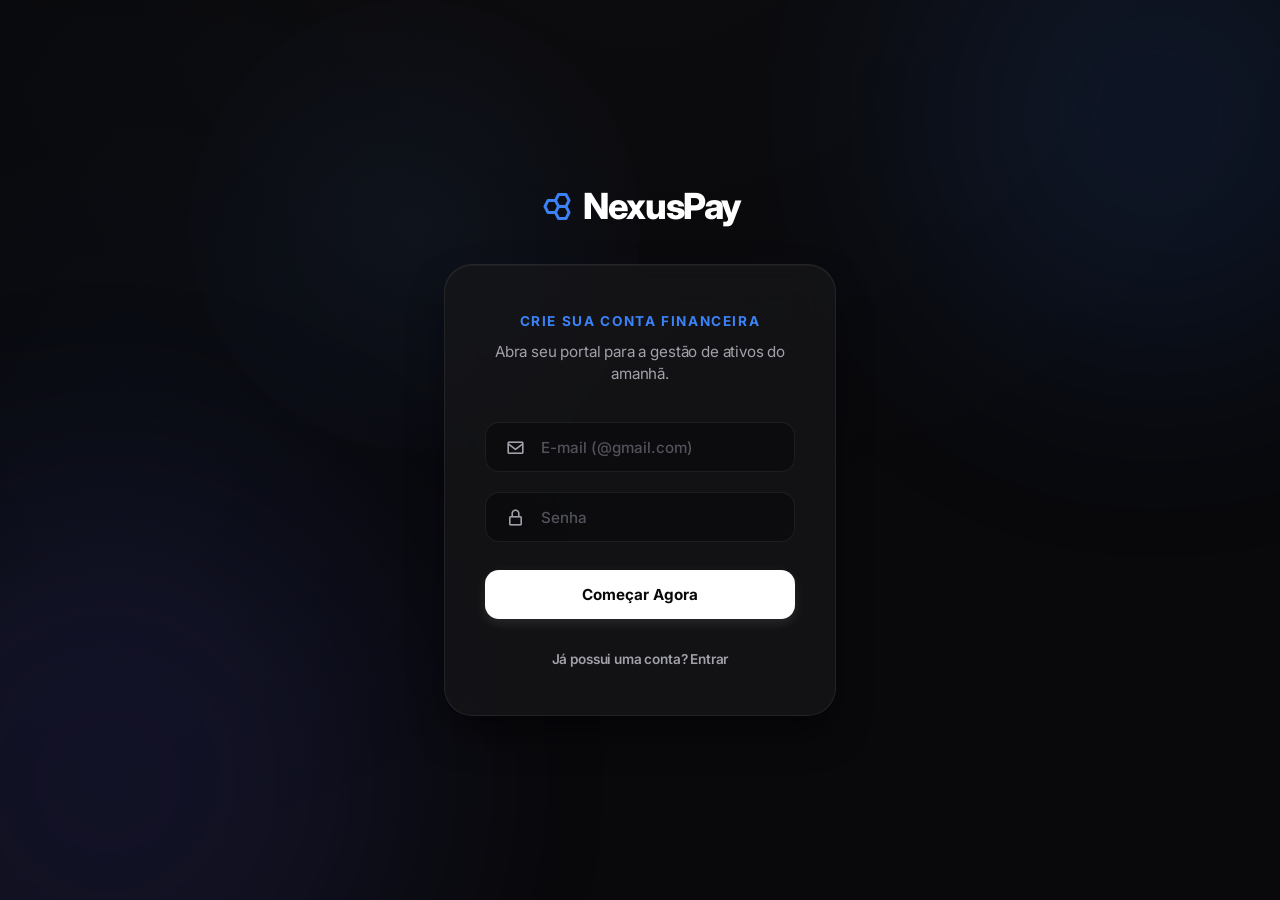
<file: index.html>
<!DOCTYPE html>
<html lang="pt-BR">

<head>
    <meta charset="UTF-8">
    <meta name="viewport" content="width=device-width, initial-scale=1.0">
    <title>NexusPay - Criar Conta</title>
    
    <!-- CSS -->
    <link rel="stylesheet" href="style.css">
    
    <!-- Fonts -->
    <link rel="preconnect" href="https://fonts.googleapis.com">
    <link rel="preconnect" href="https://fonts.gstatic.com" crossorigin>
    <link href="https://fonts.googleapis.com/css2?family=Inter:wght@300;400;500;600;700;800&display=swap" rel="stylesheet">
    
    <!-- Icons -->
    <link href="https://cdn.jsdelivr.net/npm/boxicons@2.1.4/css/boxicons.min.css" rel="stylesheet">
</head>

<body>

    <!-- Ambient background animations -->
    <div class="interactive-glow" id="mouse-glow"></div>
    <div class="glow-sphere c1"></div>
    <div class="glow-sphere c2"></div>

    <div class="login-page-container">

        <!-- Logo with iconic hive -->
        <header class="nebula-logo-container">
            <h1 class="logo-text"><i class='bx bx-hive'></i> NexusPay</h1>
        </header>

        <!-- Main Panel -->
        <main class="login-panel">
            <div class="login-header">
                <h2>CRIE SUA CONTA FINANCEIRA</h2>
                <p>Abra seu portal para a gestão de ativos do amanhã.</p>
            </div>

            <!-- Formulário sem submit default para controle por JS -->
            <form class="login-form" onsubmit="event.preventDefault(); criar();">
                <!-- Email -->
                <div class="input-group">
                    <label for="email" aria-label="E-mail"><i class='bx bx-envelope'></i></label>
                    <input type="email" id="email" name="email" placeholder="E-mail (@gmail.com)" required autocomplete="email">
                </div>

                <!-- Senha -->
                <div class="input-group">
                    <label for="senha" aria-label="Senha"><i class='bx bx-lock-alt'></i></label>
                    <input type="password" id="senha" name="password" placeholder="Senha" required autocomplete="new-password">
                </div>

                <!-- Botão de Cadastro -->
                <button type="submit" class="btn-primary btn-login">
                    Começar Agora
                </button>

                <!-- Link de redirecionamento -->
                <a class="nav-redirect-link" href="./html/login.html">Já possui uma conta? Entrar</a>
            </form>
        </main>

    </div>

    <!-- Scripts -->
    <script src="./js/Cadastro.js"></script>
    <script>
        // Interactive Mouse Glow Tracker
        const glow = document.getElementById('mouse-glow');
        if (glow) {
            document.addEventListener('mousemove', (e) => {
                glow.style.left = e.clientX + 'px';
                glow.style.top = e.clientY + 'px';
            });
        }
    </script>
</body>

</html>
</file>
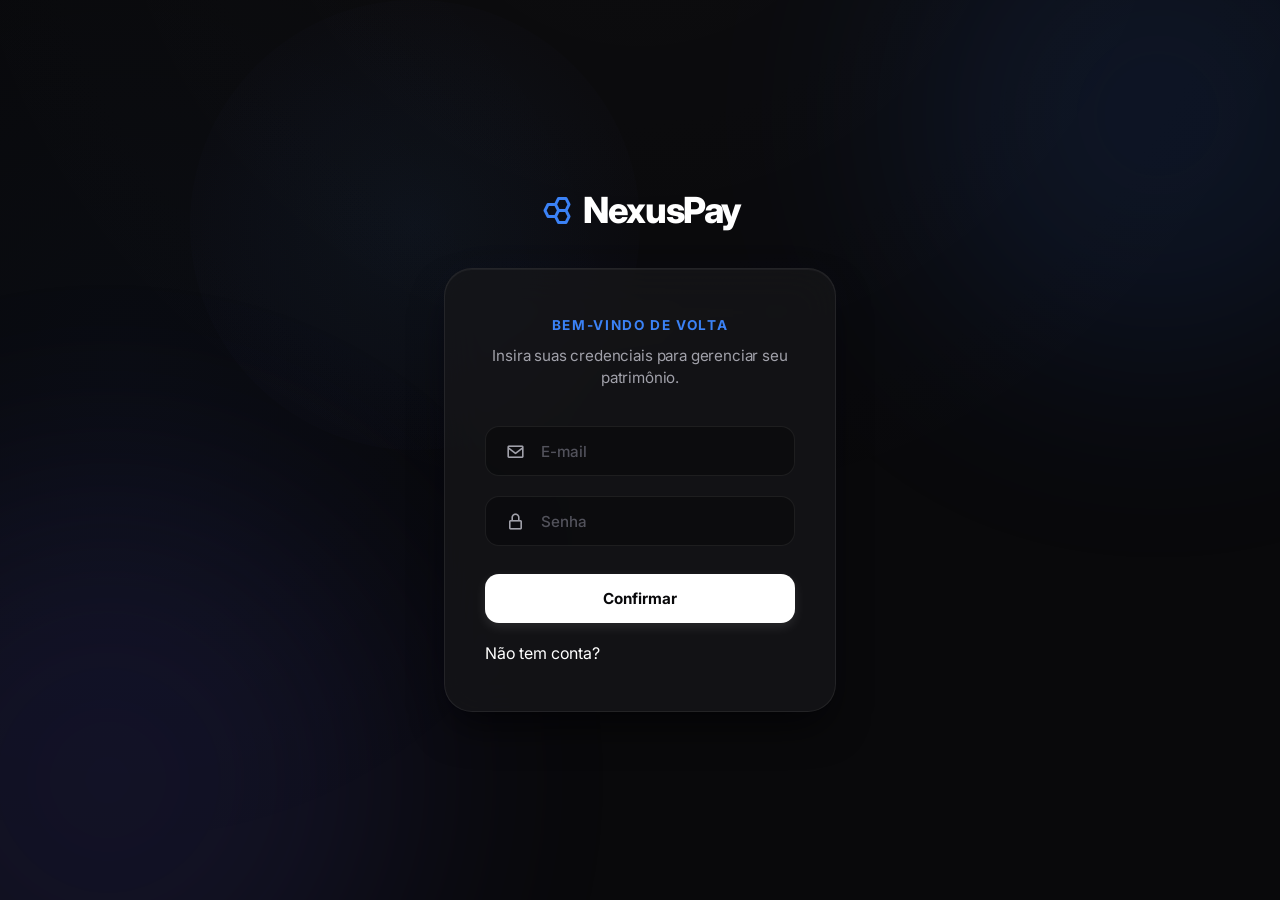
<file: html/login.html>
<!DOCTYPE html>
<html lang="pt-BR">

<head>
    <meta charset="UTF-8">
    <meta name="viewport" content="width=device-width, initial-scale=1.0">
    <title>NexusPay - Login</title>

    <!-- CSS -->
    <link rel="stylesheet" href="../style.css">

    <!-- Fonts -->
    <link rel="preconnect" href="https://fonts.googleapis.com">
    <link rel="preconnect" href="https://fonts.gstatic.com" crossorigin>
    <link href="https://fonts.googleapis.com/css2?family=Inter:wght@300;400;500;600;700;800&display=swap" rel="stylesheet">
    
    <!-- Icons -->
    <link href="https://cdn.jsdelivr.net/npm/boxicons@2.1.4/css/boxicons.min.css" rel="stylesheet">
</head>

<body>

    <!-- Ambient background animations -->
    <div class="interactive-glow" id="mouse-glow"></div>
    <div class="glow-sphere c1"></div>
    <div class="glow-sphere c2"></div>

    <div class="login-page-container">

        <!-- Logo with iconic hive -->
        <header class="nebula-logo-container">
            <h1 class="logo-text"><i class='bx bx-hive'></i> NexusPay</h1>
        </header>

        <!-- Main Panel -->
        <main class="login-panel">
            <div class="login-header">
                <h2>BEM-VINDO DE VOLTA</h2>
                <p>Insira suas credenciais para gerenciar seu patrimônio.</p>
            </div>

            <!-- Formulário sem reload -->
            <form class="login-form" onsubmit="event.preventDefault(); confirmLogin();">
                <!-- Email -->
                <div class="input-group">
                    <label for="email" aria-label="E-mail"><i class='bx bx-envelope'></i></label>
                    <input type="email" id="email" placeholder="E-mail" required autocomplete="email">
                </div>

                <!-- Senha -->
                <div class="input-group">
                    <label for="senha" aria-label="Senha"><i class='bx bx-lock-alt'></i></label>
                    <input type="password" id="senha" placeholder="Senha" required autocomplete="current-password">
                </div>

                <!-- Botão -->
                <button style="display: flex;" id="btnConfirm" type="submit" class="btn-primary btn-login"
                    onclick="confirmLogin()">
                    Confirmar
                </button>

                <button style="display: none;" type="submit" id="btnEnter" class="btn-primary btn-login">
                    <a style="text-decoration: none; color: rgb(0, 0, 0);" href="./home.html">Entrar</a>
                </button>


                <a style="color: rgb(255, 255, 255); text-decoration: none; " href="../index.html">Não tem conta?</a>

            </div>



        </main>

    </div>

    <!-- Scripts -->
    <script src="../js/Login.js"></script>
    <script>
        // Interactive Mouse Glow Tracker
        const glow = document.getElementById('mouse-glow');
        if (glow) {
            document.addEventListener('mousemove', (e) => {
                glow.style.left = e.clientX + 'px';
                glow.style.top = e.clientY + 'px';
            });
        }
    </script>
</body>

</html>
</file>
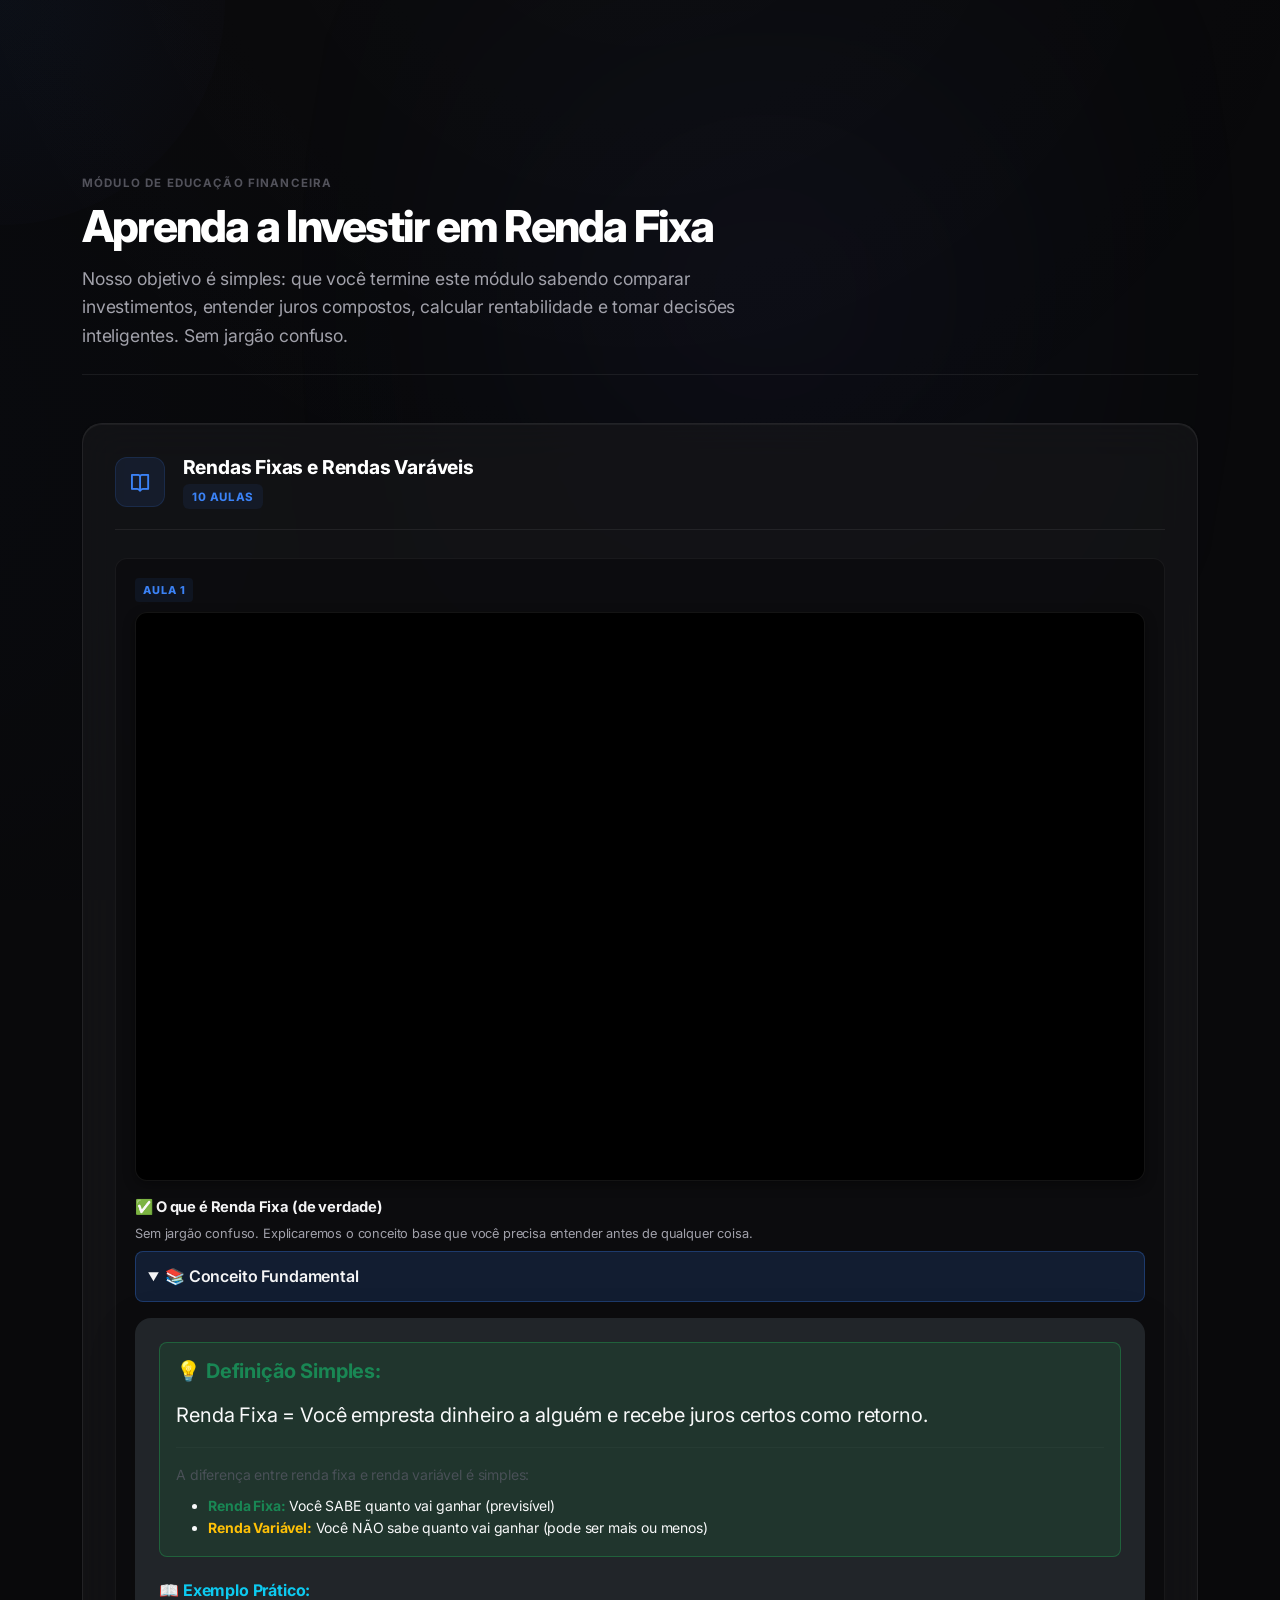
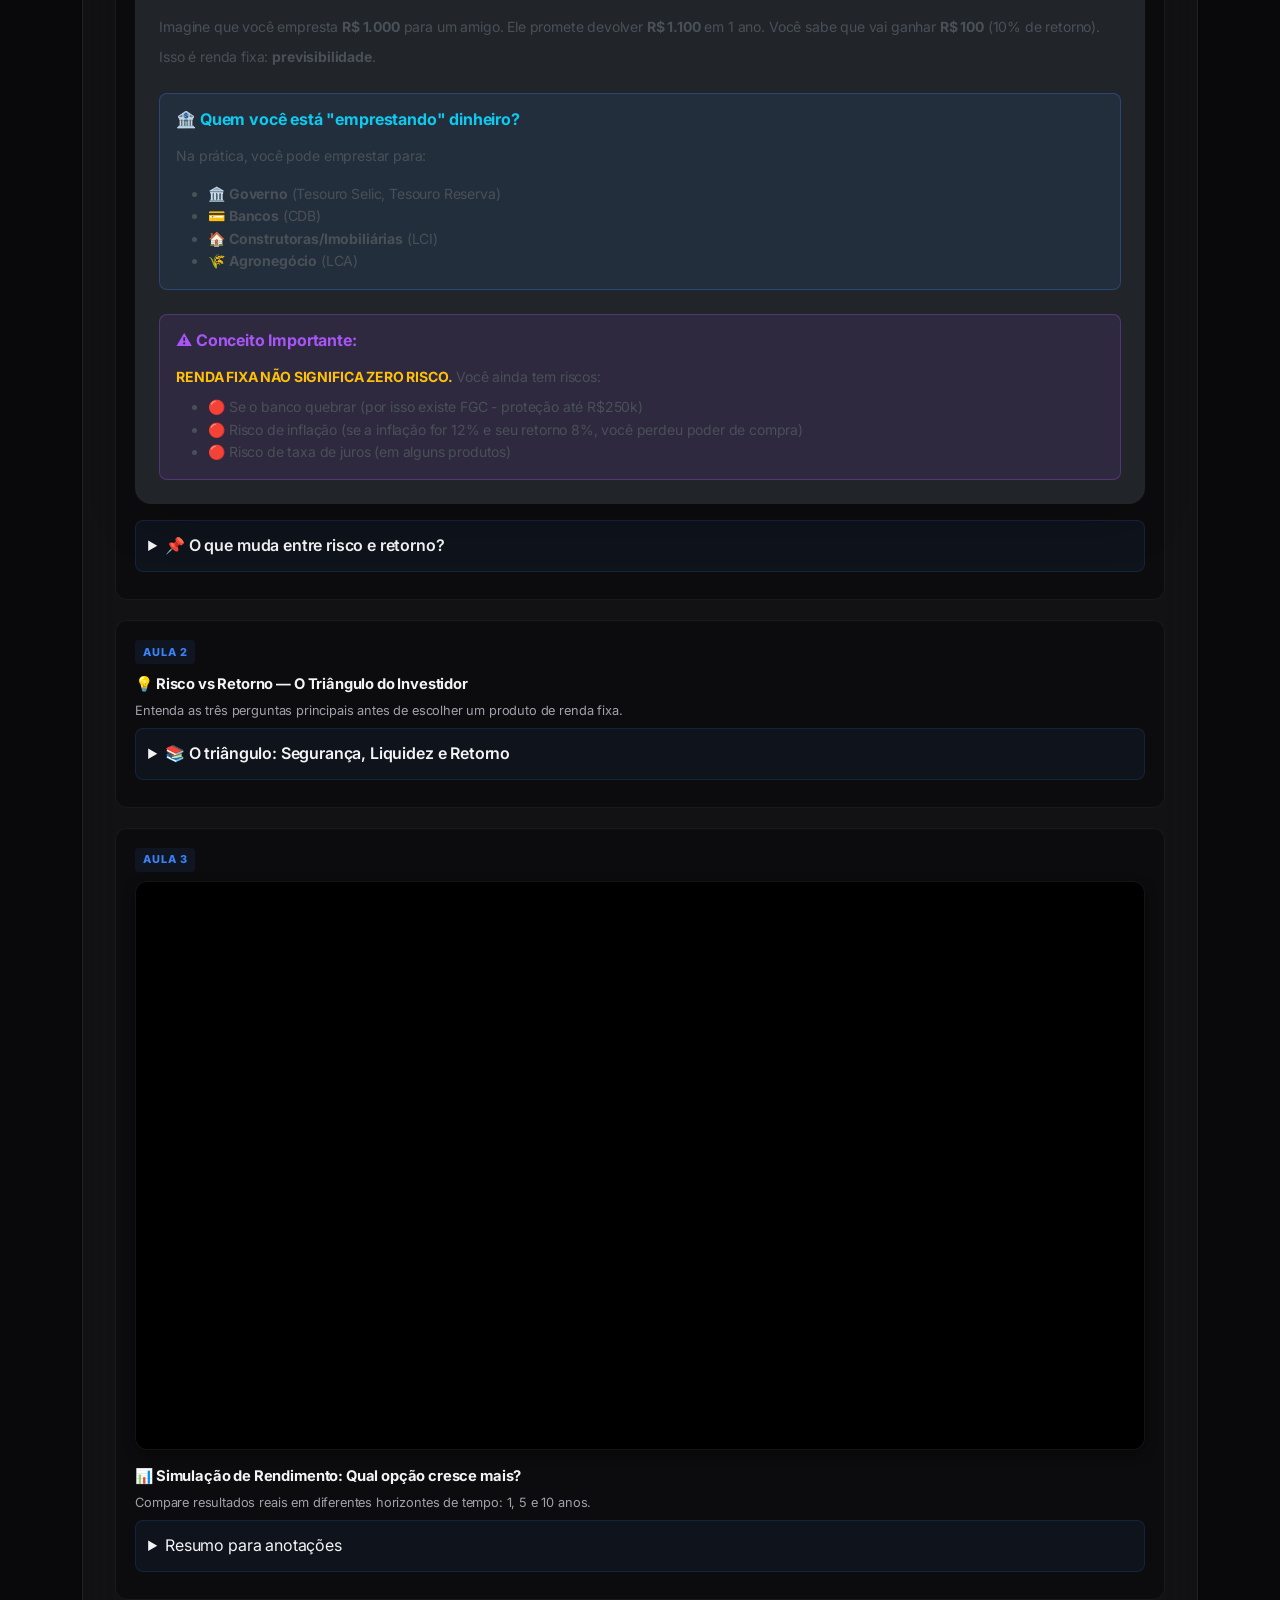
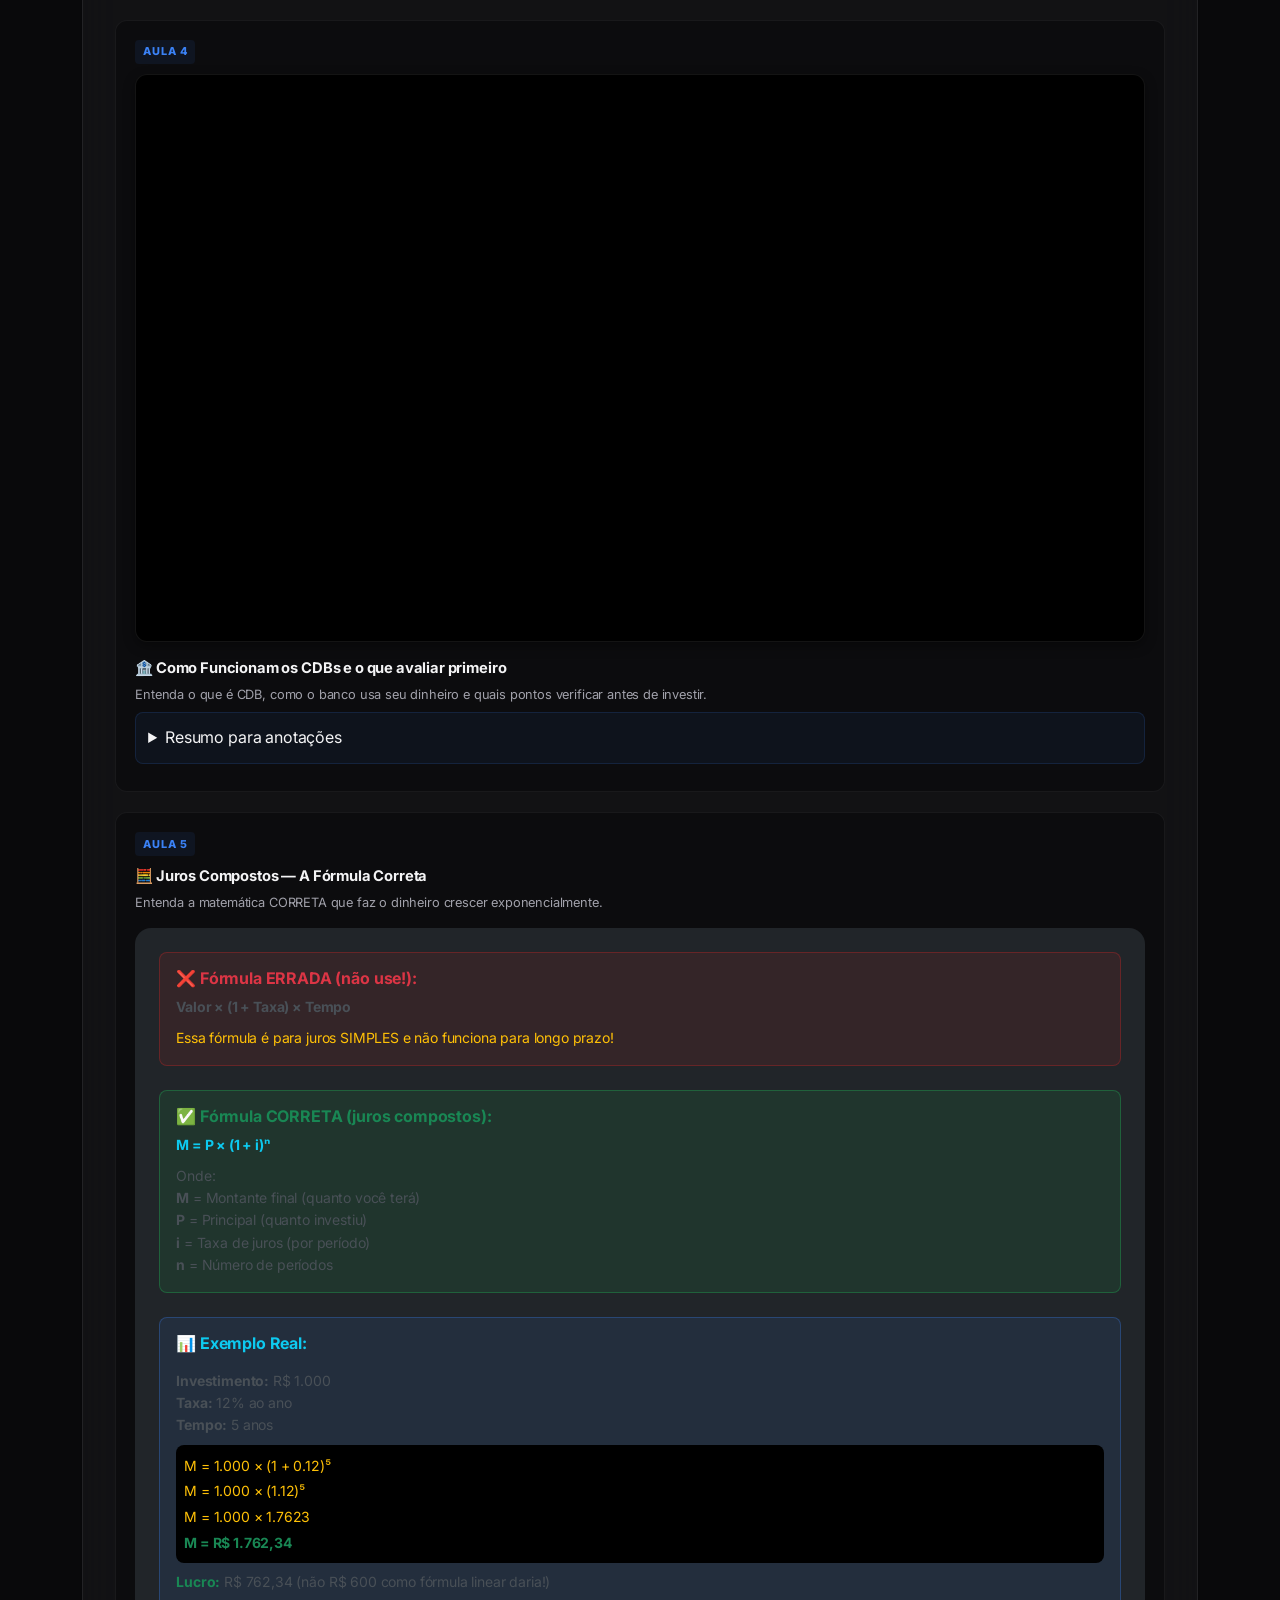
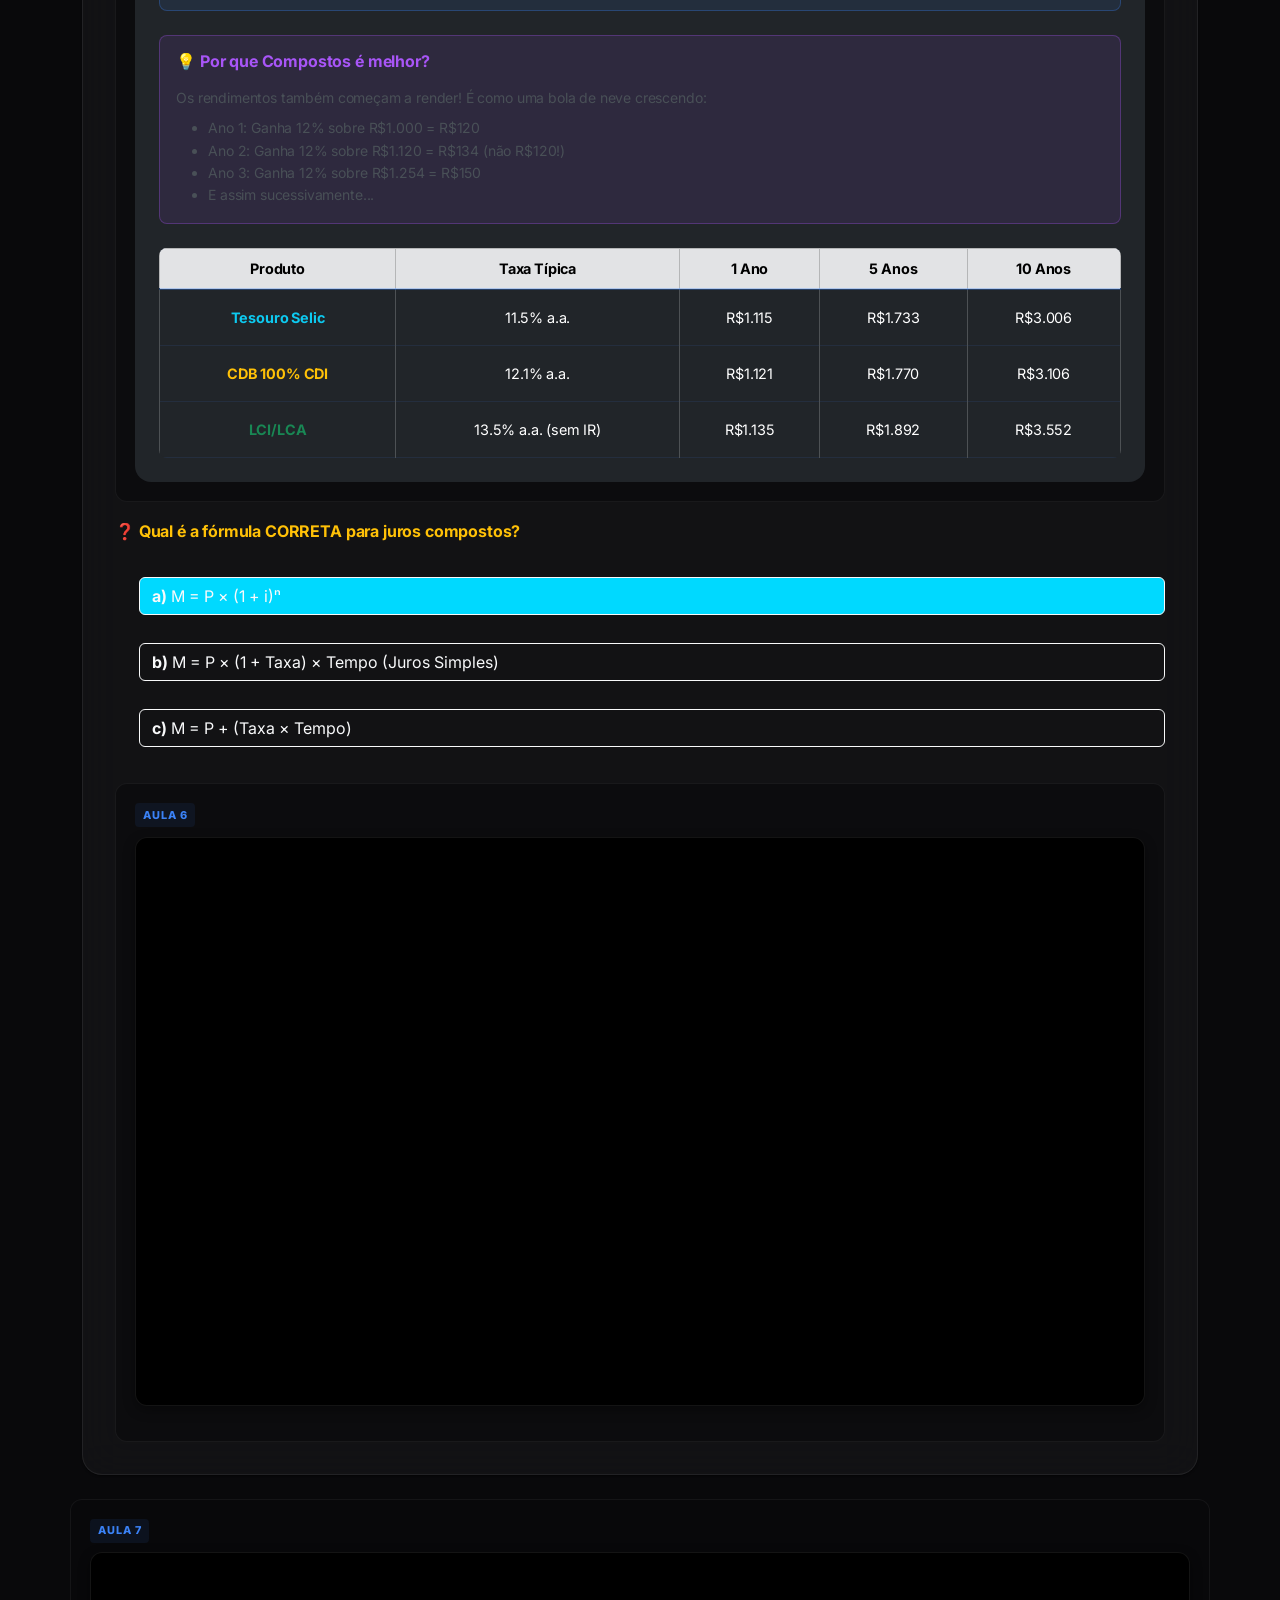
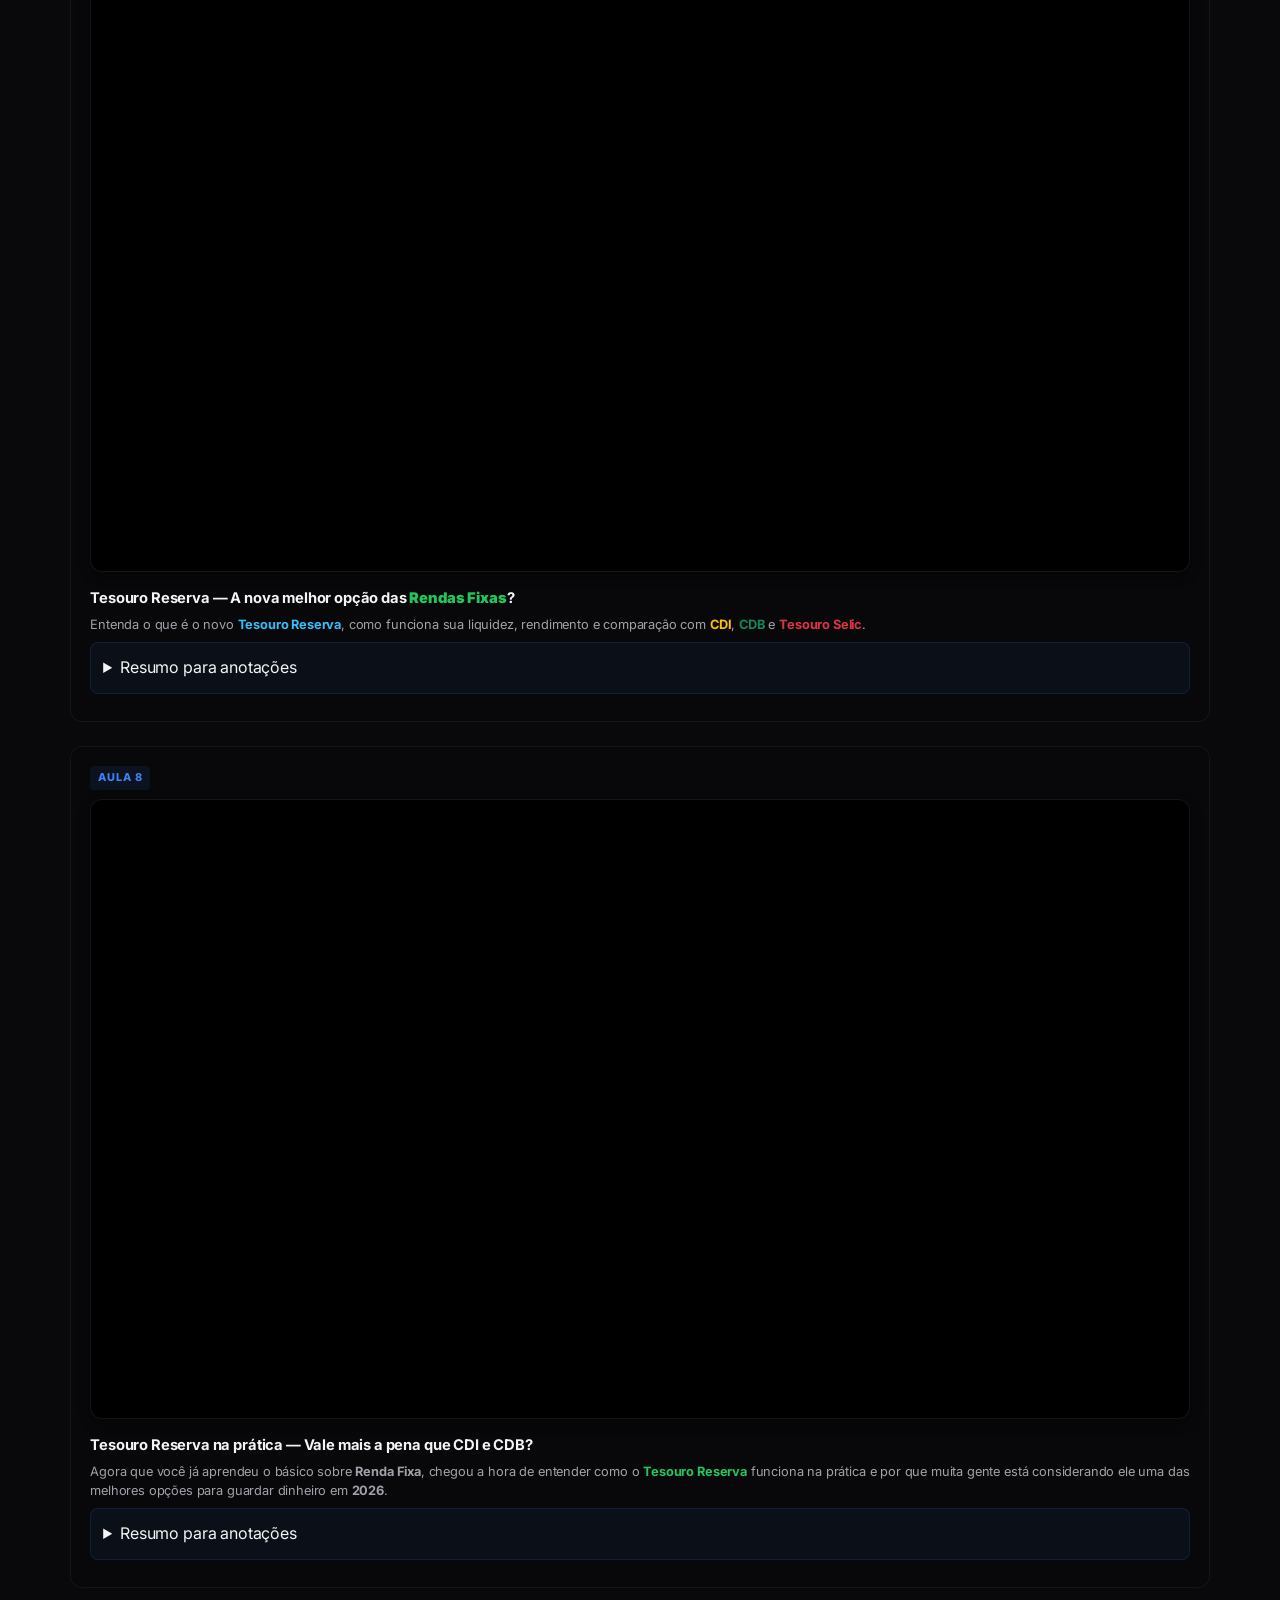
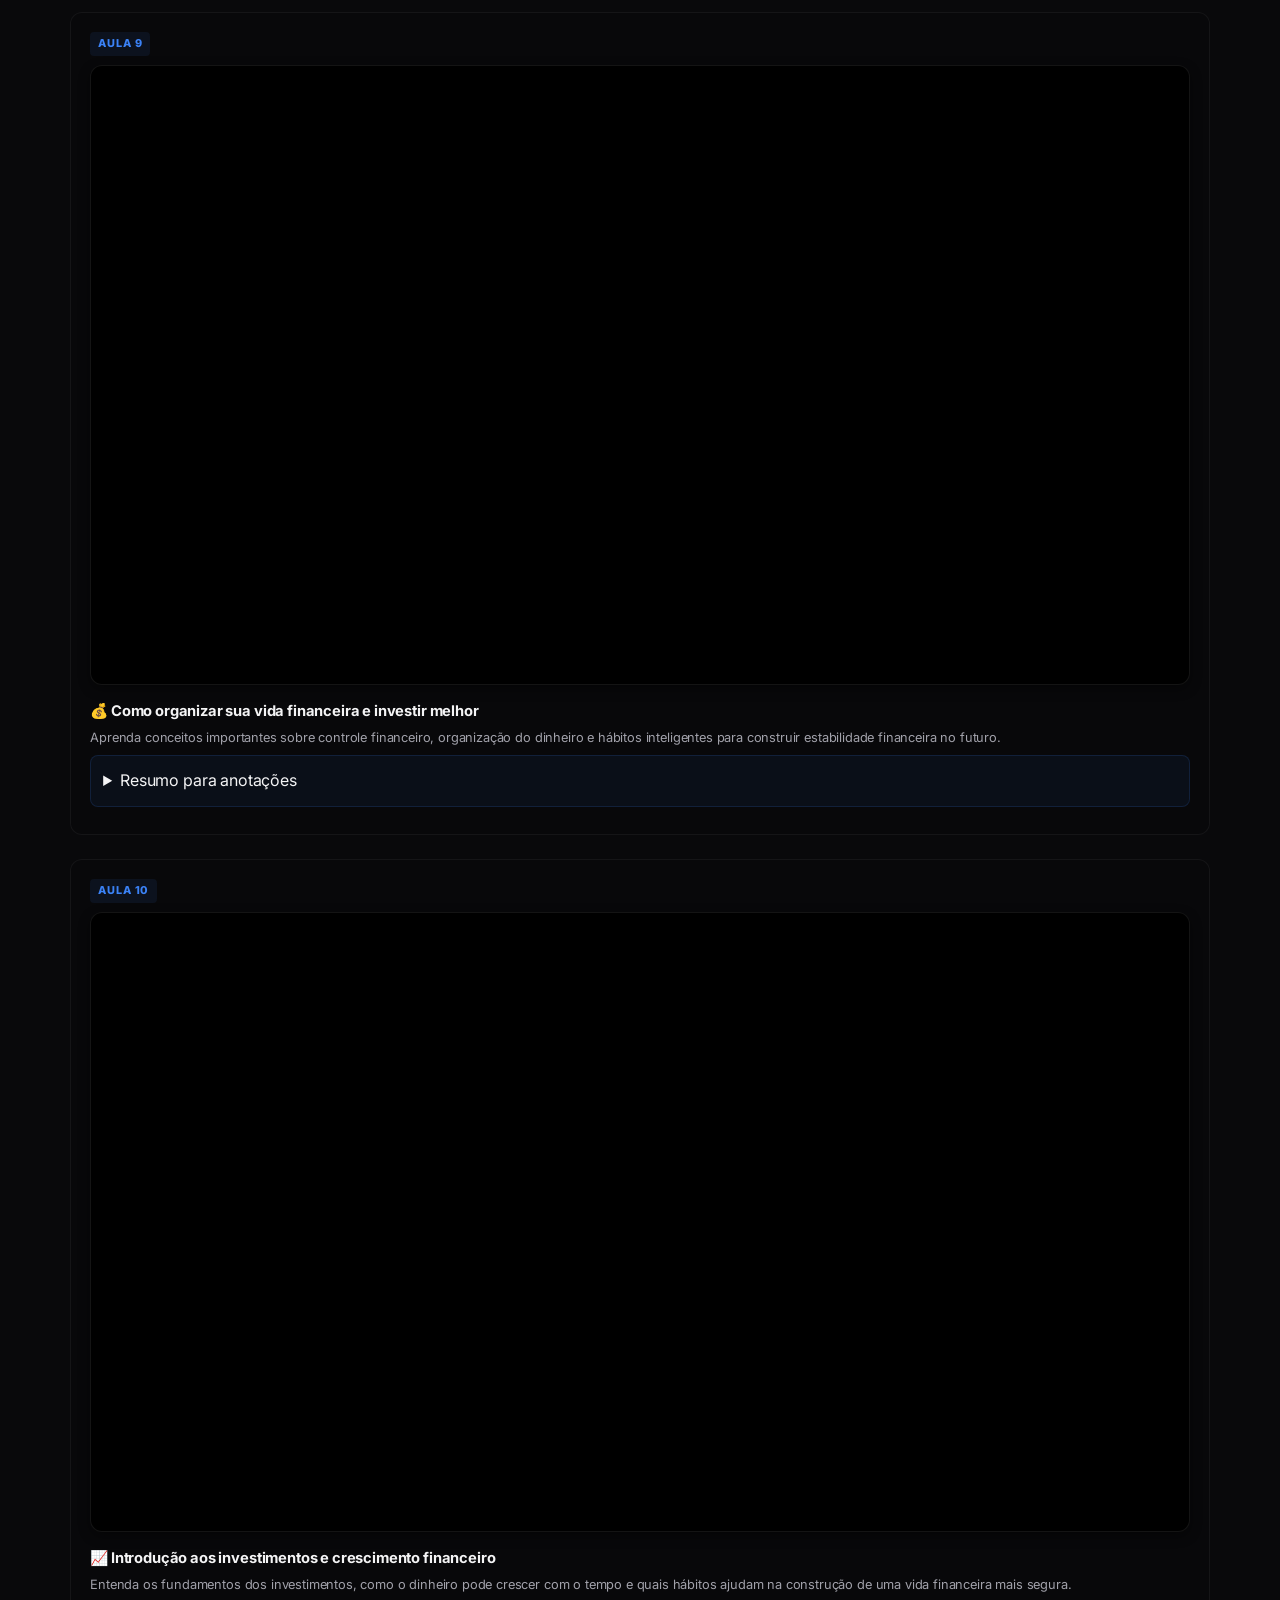
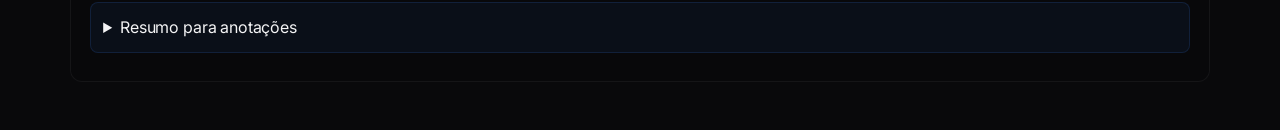
<file: Learn-Module/homeLearn.html>
<!DOCTYPE html>
<html lang="pt-BR">

<head>
    <meta charset="UTF-8">
    <meta name="viewport" content="width=device-width, initial-scale=1.0">
    <title>Cursos - NexusPay</title>

    <!-- Bootstrap & Fonts -->
    <link href="https://cdn.jsdelivr.net/npm/bootstrap@5.3.0/dist/css/bootstrap.min.css" rel="stylesheet">
    <link href="https://fonts.googleapis.com/css2?family=Inter:wght@300;400;500;600;700;800&display=swap"
        rel="stylesheet">
    <link href="https://cdn.jsdelivr.net/npm/boxicons@2.1.4/css/boxicons.min.css" rel="stylesheet">

    <!-- CSS Sheets -->
    <link rel="stylesheet" href="../html/home.css">
    <link rel="stylesheet" href="./homeLearn.css">
</head>

<body>

    <!-- Premium Backdrops -->
    <div class="bg-glow"></div>
    <div class="interactive-glow" id="mouse-glow"></div>

    <!-- Main Content -->
    <main class="container mb-5">

        <!-- HEADER DA PÁGINA -->
        <section id="header-learn" class="fade-in mt-4 reveal">
            <div class="learn-header">
                <span class="text-label mb-2 d-block">Módulo de Educação Financeira</span>
                <h1 class="learn-title">Aprenda a Investir em Renda Fixa</h1>
                <p class="learn-subtitle">Nosso objetivo é simples: que você termine este módulo sabendo comparar
                    investimentos, entender juros compostos, calcular rentabilidade e tomar decisões inteligentes. Sem
                    jargão confuso.</p>

            </div>
        </section>

        <!-- SEÇÃO DE CURSOS (Resolved broken grid nesting issues) -->
        <section id="cursos" class="courses-section fade-in mt-5 reveal">
            <div class="row g-4">



                <!-- ========================= -->
                <!-- CURSO 1: FUNDAMENTOS -->
                <!-- ========================= -->
                <div class=" col-md-12">
                    <div class="course-card modern-card">

                        <div class="course-header">
                            <div class="course-icon">
                                <i class='bx bx-book-open'></i>
                            </div>

                            <div class="course-info">
                                <h3 class="course-title">Rendas Fixas e Rendas Varáveis</h3>
                                <span class="course-lessons">10 Aulas</span>
                            </div>
                        </div>

                        <div class="lessons-container">

                            <!-- AULA 1 -->
                            <div class="lesson-item">

                                <div class="lesson-header">
                                    <span class="lesson-number">Aula 1</span>

                                </div>

                                <div class="video-wrapper mb-3">
                                    <div class="ratio ratio-16x9">
                                        <iframe src="https://www.youtube.com/embed/zAJgVIOw6KU"
                                            title="Introdução ao Mercado Financeiro" allowfullscreen>
                                        </iframe>
                                    </div>
                                </div>

                                <h4 class="lesson-title">
                                    ✅ O que é Renda Fixa (de verdade)
                                </h4>

                                <p class="lesson-description">
                                    Sem jargão confuso. Explicaremos o conceito base que você precisa entender antes de
                                    qualquer coisa.
                                </p>

                                <details open>
                                    <summary style="cursor: pointer; font-weight: 600;">📚 Conceito Fundamental
                                    </summary>
                                    <div class="card bg-dark text-light border-0 shadow-lg rounded-4 p-4 mt-3">

                                        <div class="mb-4 p-3 rounded-3"
                                            style="background: rgba(34, 197, 94, 0.1); border: 1px solid rgba(34, 197, 94, 0.3);">
                                            <h5 class="text-success fw-bold mb-3">💡 Definição Simples:</h5>
                                            <p class="lead text-light mb-0">
                                                <strong>Renda Fixa = Você empresta dinheiro a alguém e recebe juros
                                                    certos como retorno.</strong>
                                            </p>
                                            <hr style="border-color: rgba(255,255,255,0.1);">
                                            <p class="small text-light-emphasis mb-0">
                                                A diferença entre renda fixa e renda variável é simples:
                                            </p>
                                            <ul class="small text-light mt-2 mb-0">
                                                <li><strong class="text-success">Renda Fixa:</strong> Você SABE quanto
                                                    vai ganhar (previsível)</li>
                                                <li><strong class="text-warning">Renda Variável:</strong> Você NÃO sabe
                                                    quanto vai ganhar (pode ser mais ou menos)</li>
                                            </ul>
                                        </div>

                                        <h6 class="fw-bold text-info mb-3">📖 Exemplo Prático:</h6>
                                        <p class="small text-light-emphasis mb-2">
                                            Imagine que você empresta <strong>R$ 1.000</strong> para um amigo. Ele
                                            promete devolver <strong>R$ 1.100</strong> em 1 ano. Você sabe que vai
                                            ganhar <strong>R$ 100</strong> (10% de retorno).
                                        </p>
                                        <p class="small text-light-emphasis mb-0">
                                            Isso é renda fixa: <strong>previsibilidade</strong>.
                                        </p>

                                        <div class="mt-4 p-3 rounded-3"
                                            style="background: rgba(59, 130, 246, 0.1); border: 1px solid rgba(59, 130, 246, 0.3);">
                                            <h6 class="fw-bold text-info mb-3">🏦 Quem você está "emprestando" dinheiro?
                                            </h6>
                                            <p class="small text-light-emphasis">Na prática, você pode emprestar para:
                                            </p>
                                            <ul class="small text-light-emphasis mt-2 mb-0">
                                                <li>🏛️ <strong>Governo</strong> (Tesouro Selic, Tesouro Reserva)</li>
                                                <li>💳 <strong>Bancos</strong> (CDB)</li>
                                                <li>🏠 <strong>Construtoras/Imobiliárias</strong> (LCI)</li>
                                                <li>🌾 <strong>Agronegócio</strong> (LCA)</li>
                                            </ul>
                                        </div>

                                        <div class="mt-4 p-3 rounded-3"
                                            style="background: rgba(168, 85, 247, 0.1); border: 1px solid rgba(168, 85, 247, 0.3);">
                                            <h6 class="fw-bold mb-3" style="color: #a855f7;">⚠️ Conceito Importante:
                                            </h6>
                                            <p class="small text-light-emphasis mb-0">
                                                <strong class="text-warning">RENDA FIXA NÃO SIGNIFICA ZERO
                                                    RISCO.</strong> Você ainda tem riscos:
                                            </p>
                                            <ul class="small text-light-emphasis mt-2 mb-0">
                                                <li>🔴 Se o banco quebrar (por isso existe FGC - proteção até R$250k)
                                                </li>
                                                <li>🔴 Risco de inflação (se a inflação for 12% e seu retorno 8%, você
                                                    perdeu poder de compra)</li>
                                                <li>🔴 Risco de taxa de juros (em alguns produtos)</li>
                                            </ul>
                                        </div>

                                    </div>
                                </details>

                                <details class="mt-3">
                                    <summary style="cursor: pointer; font-weight: 600;">📌 O que muda entre risco e
                                        retorno?</summary>
                                    <div class="card bg-dark text-light border-0 rounded-4 p-3 mt-3">
                                        <h5 class="text-info fw-bold mb-3">Risco vs Retorno em Renda Fixa</h5>
                                        <p class="small text-light-emphasis mb-3">A renda fixa é mais previsível, mas
                                            ainda exige escolha de produto, prazo e proteção.</p>

                                        <div class="row g-3">
                                            <div class="col-md-4">
                                                <div class="p-3 rounded-3"
                                                    style="background: rgba(59, 130, 246, 0.1); border: 1px solid rgba(59, 130, 246, 0.2);">
                                                    <strong class="text-info">Segurança</strong>
                                                    <p class="small text-light-emphasis mb-0">Quanto menor o risco,
                                                        menor tende a ser o retorno.</p>
                                                </div>
                                            </div>
                                            <div class="col-md-4">
                                                <div class="p-3 rounded-3"
                                                    style="background: rgba(34, 197, 94, 0.1); border: 1px solid rgba(34, 197, 94, 0.2);">
                                                    <strong class="text-success">Liquidez</strong>
                                                    <p class="small text-light-emphasis mb-0">Investimentos com resgate
                                                        rápido costumam render um pouco menos.</p>
                                                </div>
                                            </div>
                                            <div class="col-md-4">
                                                <div class="p-3 rounded-3"
                                                    style="background: rgba(168, 85, 247, 0.1); border: 1px solid rgba(168, 85, 247, 0.2);">
                                                    <strong class="text-warning">Retorno</strong>
                                                    <p class="small text-light-emphasis mb-0">Maior retorno exige prazo
                                                        e, em alguns casos, menor liquidez.</p>
                                                </div>
                                            </div>
                                        </div>

                                        <div class="mt-4 p-3 rounded-3"
                                            style="background: rgba(220, 38, 38, 0.1); border: 1px solid rgba(220, 38, 38, 0.2);">
                                            <h6 class="fw-bold text-danger mb-2">Como escolher?</h6>
                                            <ul class="small text-light-emphasis mb-0">
                                                <li>✅ Reserva de emergência: liquidez e segurança</li>
                                                <li>✅ Curto/médio prazo: equilíbrio entre taxa e liquidez</li>
                                                <li>✅ Longo prazo: buscar produto com rendimento maior e carência
                                                    aceitável</li>
                                            </ul>
                                        </div>
                                    </div>
                                </details>

                            </div>

                            <!-- AULA 2 -->
                            <div class="lesson-item">

                                <div class="lesson-header">
                                    <span class="lesson-number">Aula 2</span>

                                </div>

                                <h4 class="lesson-title">
                                    💡 Risco vs Retorno — O Triângulo do Investidor
                                </h4>

                                <p class="lesson-description">
                                    Entenda as três perguntas principais antes de escolher um produto de renda fixa.
                                </p>
                                <details>
                                    <summary style="cursor: pointer; font-weight: 600;">📚 O triângulo: Segurança,
                                        Liquidez e Retorno</summary>
                                    <div class="card bg-dark text-light border-0 rounded-4 p-3">

                                        <h5 class="text-info fw-bold mb-3">Os três pilares da escolha</h5>
                                        <ul class="small text-light-emphasis mb-3">
                                            <li>🔒 <strong>Segurança:</strong> Proteção contra perda de capital.</li>
                                            <li>⚡ <strong>Liquidez:</strong> Velocidade com que você resgata o dinheiro.
                                            </li>
                                            <li>📈 <strong>Retorno:</strong> Quanto seu investimento gera ao longo do
                                                tempo.</li>
                                        </ul>

                                        <div class="table-responsive">
                                            <table class="table table-dark table-bordered text-center small mb-0">
                                                <thead>
                                                    <tr class="table-secondary text-dark">
                                                        <th>Produto</th>
                                                        <th>Segurança</th>
                                                        <th>Liquidez</th>
                                                        <th>Retorno</th>
                                                    </tr>
                                                </thead>
                                                <tbody>
                                                    <tr>
                                                        <td>Tesouro Selic</td>
                                                        <td>Muito alta</td>
                                                        <td>Alta</td>
                                                        <td>Moderado</td>
                                                    </tr>
                                                    <tr>
                                                        <td>CDB 100% CDI</td>
                                                        <td>Alta</td>
                                                        <td>Média</td>
                                                        <td>Bom</td>
                                                    </tr>
                                                    <tr>
                                                        <td>LCI / LCA</td>
                                                        <td>Alta</td>
                                                        <td>Baixa</td>
                                                        <td>Melhor</td>
                                                    </tr>
                                                    <tr>
                                                        <td>Tesouro Reserva</td>
                                                        <td>Alta</td>
                                                        <td>Muito alta</td>
                                                        <td>Bom</td>
                                                    </tr>
                                                </tbody>
                                            </table>
                                        </div>

                                        <div class="mt-4 p-3 rounded-3"
                                            style="background: rgba(34, 197, 94, 0.1); border: 1px solid rgba(34, 197, 94, 0.2);">
                                            <h6 class="fw-bold text-success mb-2">Como decidir?</h6>
                                            <ul class="small text-light-emphasis mb-0">
                                                <li>📌 Preserve emergência em ativos líquidos como Tesouro Selic ou
                                                    Tesouro Reserva.</li>
                                                <li>📌 Busque CDB com liquidez se precisar de acesso rápido.</li>
                                                <li>📌 Prefira LCI/LCA para prazos a partir de 180 dias.</li>
                                            </ul>
                                        </div>
                                    </div>
                                </details>
                            </div>

                            <!-- AULA 3 -->
                            <div class="lesson-item">

                                <div class="lesson-header">
                                    <span class="lesson-number">Aula 3</span>

                                </div>

                                <div class="video-wrapper mb-3">
                                    <div class="ratio ratio-16x9">
                                        <iframe src="https://www.youtube.com/embed/-mzZHVrpM9g"
                                            title="Como Investir do Zero" allowfullscreen>
                                        </iframe>
                                    </div>
                                </div>

                                <h4 class="lesson-title">
                                    📊 Simulação de Rendimento: Qual opção cresce mais?</h4>

                                <p class="lesson-description">
                                    Compare resultados reais em diferentes horizontes de tempo: 1, 5 e 10 anos.
                                </p>

                                <details>
                                    <summary>Resumo para anotações</summary>
                                    <div class="card bg-dark text-light border-0 shadow-lg rounded-4 p-3">

                                        <h5 class="text-info fw-bold mb-3">💰 Simulação de R$1.000</h5>

                                        <p class="small text-light-emphasis mb-3">Valores aproximados com taxas típicas
                                            de 2026.</p>

                                        <div class="table-responsive">
                                            <table
                                                class="table table-dark table-bordered align-middle text-center small">
                                                <thead>
                                                    <tr class="table-secondary text-dark">
                                                        <th>Tempo</th>
                                                        <th>CDI/CDB (12.1%)</th>
                                                        <th>LCI/LCA (13.5%)</th>
                                                        <th>Tesouro Selic (11.5%)</th>
                                                    </tr>
                                                </thead>
                                                <tbody>
                                                    <tr>
                                                        <td>1 Ano</td>
                                                        <td>R$ 1.121</td>
                                                        <td>R$ 1.135</td>
                                                        <td>R$ 1.115</td>
                                                    </tr>
                                                    <tr>
                                                        <td>5 Anos</td>
                                                        <td>R$ 1.770</td>
                                                        <td>R$ 1.892</td>
                                                        <td>R$ 1.733</td>
                                                    </tr>
                                                    <tr>
                                                        <td>10 Anos</td>
                                                        <td>R$ 3.106</td>
                                                        <td>R$ 3.552</td>
                                                        <td>R$ 3.006</td>
                                                    </tr>
                                                </tbody>
                                            </table>
                                        </div>

                                        <div class="mt-4 p-3 rounded-3"
                                            style="background: rgba(34, 197, 94, 0.1); border: 1px solid rgba(34, 197, 94, 0.2);">
                                            <h6 class="fw-bold text-success mb-2">O que o gráfico mostra?</h6>
                                            <p class="small text-light-emphasis mb-0">LCI/LCA cresce mais no longo prazo
                                                porque é isento de IR. Tesouro Selic é a opção mais líquida.</p>
                                        </div>

                                    </div>
                                </details>

                            </div>

                            <!-- AULA 4 -->
                            <div class="lesson-item">

                                <div class="lesson-header">
                                    <span class="lesson-number">Aula 4</span>

                                </div>

                                <div class="video-wrapper mb-3">
                                    <div class="ratio ratio-16x9">
                                        <iframe src="https://www.youtube.com/embed/pk6b-sO-sdM"
                                            title="Organização Financeira" allowfullscreen>
                                        </iframe>
                                    </div>
                                </div>

                                <h4 class="lesson-title">
                                    🏦 Como Funcionam os CDBs e o que avaliar primeiro
                                </h4>

                                <p class="lesson-description">
                                    Entenda o que é CDB, como o banco usa seu dinheiro e quais pontos verificar antes de
                                    investir.
                                </p>
                                <details>
                                    <summary>Resumo para anotações</summary>
                                    <div class="card bg-dark text-light border-0 shadow-lg rounded-4 p-3">

                                        <h5 class="text-info fw-bold mb-3">O que é CDB?</h5>
                                        <p class="small text-light-emphasis mb-3">CDB é um título emitido por bancos.
                                            Você empresta dinheiro e recebe juros definidos no contrato.</p>

                                        <div class="mb-3">
                                            <h6 class="text-warning fw-bold">1️⃣ Taxa</h6>
                                            <p class="small text-light-emphasis mb-0">Procure CDBs com taxas próximas ou
                                                acima de 100% do CDI.</p>
                                        </div>

                                        <div class="mb-3">
                                            <h6 class="text-success fw-bold">2️⃣ Liquidez</h6>
                                            <p class="small text-light-emphasis mb-0">Escolha entre liquidez diária ou
                                                prazo certo. Liquidez diária oferece mais flexibilidade.</p>
                                        </div>

                                        <div class="mb-3">
                                            <h6 class="text-danger fw-bold">3️⃣ Proteção</h6>
                                            <p class="small text-light-emphasis mb-0">O FGC protege até R$250.000 por
                                                instituição financeira.</p>
                                        </div>

                                        <div class="mb-3">
                                            <h6 class="fw-bold" style="color:#38bdf8;">4️⃣ Prazo ideal</h6>
                                            <p class="small text-light-emphasis mb-0">Para reservas curtas, prefira
                                                liquidez diária. Para confirmar melhores taxas, prefira prazos mais
                                                longos.</p>
                                        </div>

                                        <div class="p-3 rounded-3"
                                            style="background: rgba(59, 130, 246, 0.1); border: 1px solid rgba(59, 130, 246, 0.2);">
                                            <strong class="text-info">Resumo:</strong> CDB é ótimo para quem busca
                                            retorno maior que Tesouro Selic com segurança extra do FGC.
                                        </div>

                                    </div>
                                </details>
                            </div>

                            <!-- AULA 5 -->
                            <div class="lesson-item">

                                <div class="lesson-header">
                                    <span class="lesson-number">
                                        Aula 5
                                    </span>

                                </div>

                                <h4 class="lesson-title">
                                    🧮 Juros Compostos — A Fórmula Correta
                                </h4>

                                <p class="lesson-description">
                                    Entenda a matemática CORRETA que faz o dinheiro crescer exponencialmente.
                                </p>

                                <div class="card bg-dark border-0 rounded-4 p-4 mt-3">

                                    <div class="mb-4 p-3 rounded-3"
                                        style="background: rgba(220, 38, 38, 0.1); border: 1px solid rgba(220, 38, 38, 0.3);">
                                        <h6 class="fw-bold text-danger mb-2">❌ Fórmula ERRADA (não use!):</h6>
                                        <p class="small text-light-emphasis mb-0">
                                            <strong>Valor × (1 + Taxa) × Tempo</strong>
                                        </p>
                                        <p class="small text-warning mt-2 mb-0">
                                            Essa fórmula é para juros SIMPLES e não funciona para longo prazo!
                                        </p>
                                    </div>

                                    <div class="mb-4 p-3 rounded-3"
                                        style="background: rgba(34, 197, 94, 0.1); border: 1px solid rgba(34, 197, 94, 0.3);">
                                        <h6 class="fw-bold text-success mb-2">✅ Fórmula CORRETA (juros compostos):</h6>
                                        <p class="small text-light mb-2">
                                            <strong class="text-info">M = P × (1 + i)ⁿ</strong>
                                        </p>
                                        <p class="small text-light-emphasis mb-0">
                                            Onde:<br>
                                            <strong>M</strong> = Montante final (quanto você terá)<br>
                                            <strong>P</strong> = Principal (quanto investiu)<br>
                                            <strong>i</strong> = Taxa de juros (por período)<br>
                                            <strong>n</strong> = Número de períodos
                                        </p>
                                    </div>

                                    <div class="mb-4 p-3 rounded-3"
                                        style="background: rgba(59, 130, 246, 0.1); border: 1px solid rgba(59, 130, 246, 0.3);">
                                        <h6 class="fw-bold text-info mb-3">📊 Exemplo Real:</h6>
                                        <p class="small text-light-emphasis mb-2">
                                            <strong>Investimento:</strong> R$ 1.000<br>
                                            <strong>Taxa:</strong> 12% ao ano<br>
                                            <strong>Tempo:</strong> 5 anos
                                        </p>
                                        <div class="bg-black rounded-3 p-2 mb-2">
                                            <small class="text-warning">
                                                M = 1.000 × (1 + 0.12)⁵<br>
                                                M = 1.000 × (1.12)⁵<br>
                                                M = 1.000 × 1.7623<br>
                                                <strong class="text-success">M = R$ 1.762,34</strong>
                                            </small>
                                        </div>
                                        <p class="small text-light-emphasis mb-0">
                                            <strong class="text-success">Lucro:</strong> R$ 762,34 (não R$ 600 como
                                            fórmula linear daria!)
                                        </p>
                                    </div>

                                    <div class="mb-4 p-3 rounded-3"
                                        style="background: rgba(168, 85, 247, 0.1); border: 1px solid rgba(168, 85, 247, 0.3);">
                                        <h6 class="fw-bold mb-3" style="color: #a855f7;">💡 Por que Compostos é melhor?
                                        </h6>
                                        <p class="small text-light-emphasis mb-2">
                                            Os rendimentos também começam a render! É como uma bola de neve crescendo:
                                        </p>
                                        <ul class="small text-light-emphasis mb-0">
                                            <li>Ano 1: Ganha 12% sobre R$1.000 = R$120</li>
                                            <li>Ano 2: Ganha 12% sobre R$1.120 = R$134 (não R$120!)</li>
                                            <li>Ano 3: Ganha 12% sobre R$1.254 = R$150</li>
                                            <li>E assim sucessivamente...</li>
                                        </ul>
                                    </div>

                                    <div class="table-responsive">
                                        <table
                                            class="table table-dark table-bordered text-center align-middle small mb-0">
                                            <thead>
                                                <tr class="table-secondary text-dark">
                                                    <th>Produto</th>
                                                    <th>Taxa Típica</th>
                                                    <th>1 Ano</th>
                                                    <th>5 Anos</th>
                                                    <th>10 Anos</th>
                                                </tr>
                                            </thead>
                                            <tbody>
                                                <tr>
                                                    <td class="text-info fw-bold">Tesouro Selic</td>
                                                    <td>11.5% a.a.</td>
                                                    <td>R$1.115</td>
                                                    <td>R$1.733</td>
                                                    <td>R$3.006</td>
                                                </tr>
                                                <tr>
                                                    <td class="text-warning fw-bold">CDB 100% CDI</td>
                                                    <td>12.1% a.a.</td>
                                                    <td>R$1.121</td>
                                                    <td>R$1.770</td>
                                                    <td>R$3.106</td>
                                                </tr>
                                                <tr>
                                                    <td class="text-success fw-bold">LCI/LCA</td>
                                                    <td>13.5% a.a. (sem IR)</td>
                                                    <td>R$1.135</td>
                                                    <td>R$1.892</td>
                                                    <td>R$3.552</td>
                                                </tr>
                                            </tbody>
                                        </table>
                                    </div>

                                </div>

                            </div>

                            <!-- QUIZ 5 - AULAS 1-5 -->

                            <h6 class="fw-bold text-warning mb-3">
                                ❓ Qual é a fórmula CORRETA para juros compostos?
                            </h6>
                            <div class="form-check mb-2">
                                <button onclick="confirmar('certa')" style="background-color: #00d9ff;"
                                    class="btn btn-outline-light w-100 text-start" id="btnGreen">
                                    <strong>a)</strong> M = P × (1 + i)ⁿ
                                </button>
                            </div>

                            <div class="form-check mb-2">
                                <button onclick="confirmar('errada')" class="btn btn-outline-light w-100 text-start"
                                    id="btnRed">
                                    <strong>b)</strong> M = P × (1 + Taxa) × Tempo (Juros Simples)
                                </button>
                            </div>

                            <div class="form-check mb-3">
                                <button class="btn btn-outline-light w-100 text-start" id="btnRed"
                                    onclick="confirmar('errada')">
                                    <strong>c)</strong> M = P + (Taxa × Tempo)
                                </button>
                            </div>

                            <!-- AULA 6 -->
                            <div class="lesson-item">

                                <div class="lesson-header">
                                    <span class="lesson-number">Aula 6</span>

                                </div>

                                <div class="video-wrapper mb-3">
                                    <div class="ratio ratio-16x9">
                                        <iframe src="https://www.youtube.com/embed/nkONw0gjmiY"
                                            title="CDI Inter vs Nubank" allowfullscreen>
                                        </iframe>
                                    </div>
                                </div>


                            </div>
                        </div>

                    </div>

                </div>

                <!-- AULA 7 -->
                <div class="lesson-item">

                    <div class="lesson-header">
                        <span class="lesson-number">Aula 7</span>

                    </div>

                    <div class="video-wrapper mb-3">
                        <div class="ratio ratio-16x9">
                            <iframe src="https://www.youtube.com/embed/j4r5iHsbhIA" title="Tesouro Reserva"
                                allowfullscreen>
                            </iframe>
                        </div>
                    </div>

                    <h4 class="lesson-title">
                        Tesouro Reserva — A nova melhor opção das
                        <strong style="color:#22c55e;">Rendas Fixas</strong>?
                    </h4>

                    <p class="lesson-description">
                        Entenda o que é o novo
                        <strong style="color:#38bdf8;">Tesouro Reserva</strong>,
                        como funciona sua liquidez,
                        rendimento e comparação com
                        <strong class="text-warning">CDI</strong>,
                        <strong class="text-success">CDB</strong>
                        e
                        <strong class="text-danger">Tesouro Selic</strong>.
                    </p>

                    <details>

                        <summary>
                            Resumo para anotações
                        </summary>

                        <div class="card bg-dark border-0 rounded-4 p-4 mt-3 shadow-lg">

                            <h4 class="fw-bold mb-4" style="color:#38bdf8;">
                                🏦 Tesouro Reserva — Resumo Completo
                            </h4>

                            <p class="small text-light-emphasis">
                                O
                                <strong style="color:#22c55e;">
                                    Tesouro Reserva
                                </strong>
                                é uma nova proposta de investimento do governo
                                focada em segurança, liquidez e praticidade.
                            </p>

                            <div class="mb-4">

                                <h6 class="fw-bold" style="color:#facc15;">
                                    💰 Objetivo principal
                                </h6>

                                <p class="small text-light-emphasis mb-0">
                                    Criar uma alternativa simples para
                                    reserva de emergência,
                                    competindo diretamente com:
                                </p>

                                <ul class="small mt-2 text-light-emphasis">
                                    <li>🏦 CDBs</li>
                                    <li>📈 CDI</li>
                                    <li>💵 Tesouro Selic</li>
                                    <li>📱 Contas que rendem automaticamente</li>
                                </ul>

                            </div>

                            <div class="mb-4">

                                <h6 class="fw-bold" style="color:#22c55e;">
                                    ⚡ Liquidez
                                </h6>

                                <p class="small text-light-emphasis mb-0">
                                    O dinheiro pode ser resgatado rapidamente,
                                    parecido com o
                                    <strong class="text-info">
                                        Tesouro Selic
                                    </strong>.
                                </p>

                            </div>

                            <div class="mb-4">

                                <h6 class="fw-bold" style="color:#ef4444;">
                                    📈 Rendimento
                                </h6>

                                <p class="small text-light-emphasis">
                                    O rendimento busca acompanhar
                                    a taxa básica de juros do Brasil.
                                </p>

                                <div class="bg-black rounded-3 p-3">

                                    <small style="color:#38bdf8;">
                                        Fórmula básica:
                                        <br>
                                        Valor Investido +
                                        Juros da SELIC/CDI
                                    </small>

                                </div>

                            </div>

                            <div class="mb-4">

                                <h6 class="fw-bold" style="color:#a855f7;">
                                    🔥 Comparação rápida
                                </h6>

                                <div class="table-responsive">

                                    <table class="table table-dark table-bordered align-middle text-center small">

                                        <thead>
                                            <tr class="table-secondary text-dark">
                                                <th>Investimento</th>
                                                <th>Segurança</th>
                                                <th>Liquidez</th>
                                                <th>Rendimento</th>
                                            </tr>
                                        </thead>

                                        <tbody>

                                            <tr>
                                                <td>Tesouro Reserva</td>
                                                <td>🟢 Muito Alta</td>
                                                <td>🟢 Alta</td>
                                                <td>🟡 Médio/Alto</td>
                                            </tr>

                                            <tr>
                                                <td>Tesouro Selic</td>
                                                <td>🟢 Muito Alta</td>
                                                <td>🟢 Alta</td>
                                                <td>🟡 Médio</td>
                                            </tr>

                                            <tr>
                                                <td>CDB 100% CDI</td>
                                                <td>🟢 Alta</td>
                                                <td>🟡 Média</td>
                                                <td>🟢 Alto</td>
                                            </tr>

                                            <tr>
                                                <td>Conta Rendendo CDI</td>
                                                <td>🟡 Média</td>
                                                <td>🟢 Alta</td>
                                                <td>🟡 Médio</td>
                                            </tr>

                                        </tbody>

                                    </table>

                                </div>

                            </div>

                            <div class="mb-4">

                                <h6 class="fw-bold" style="color:#06b6d4;">
                                    🧠 Pontos importantes
                                </h6>

                                <ul class="small text-light-emphasis mb-0">

                                    <li>
                                        ✅ Pode ser uma ótima opção para
                                        iniciantes
                                    </li>

                                    <li>
                                        ✅ Focado em segurança
                                    </li>

                                    <li>
                                        ✅ Ideal para reserva de emergência
                                    </li>

                                    <li>
                                        ⚠️ Pode render menos que alguns CDBs
                                        agressivos
                                    </li>

                                    <li>
                                        ⚠️ Ainda depende das taxas de juros
                                        do Brasil
                                    </li>

                                </ul>

                            </div>

                            <div class="p-3 rounded-4" style="
                    background: linear-gradient(135deg,#0f172a,#111827);
                    border:1px solid rgba(255,255,255,0.08);
                ">

                                <h6 class="fw-bold mb-2" style="color:#facc15;">
                                    🚀 Melhor uso do Tesouro Reserva
                                </h6>

                                <p class="small text-light-emphasis mb-0">
                                    O Tesouro Reserva pode ser muito bom para:
                                </p>

                                <ul class="small mt-2  text-light-emphasis mb-0">
                                    <li>💵 Reserva de emergência</li>
                                    <li>📚 Iniciantes nos investimentos</li>
                                    <li>🛡️ Quem busca segurança</li>
                                    <li>📱 Dinheiro de curto prazo</li>
                                </ul>

                            </div>

                        </div>

                    </details>

                </div>

                <!-- AULA 8 -->
                <!-- AULA 8 -->
                <div class="lesson-item">

                    <div class="lesson-header">
                        <span class="lesson-number">Aula 8</span>

                    </div>

                    <div class="video-wrapper mb-3">
                        <div class="ratio ratio-16x9">
                            <iframe src="https://www.youtube.com/embed/6k50pnkBv50" title="Tesouro Reserva na prática"
                                allowfullscreen>
                            </iframe>
                        </div>
                    </div>

                    <h4 class="lesson-title">
                        Tesouro Reserva na prática — Vale mais a pena que CDI e CDB?
                    </h4>

                    <p class="lesson-description">
                        Agora que você já aprendeu o básico sobre <strong>Renda Fixa</strong>,
                        chegou a hora de entender como o
                        <strong style="color:#22c55e;">Tesouro Reserva</strong>
                        funciona na prática e por que muita gente está considerando ele uma das
                        melhores opções para guardar dinheiro em <strong>2026</strong>.
                    </p>

                    <details>

                        <summary>
                            Resumo para anotações
                        </summary>

                        <div class="card bg-dark text-light border-0 shadow-lg rounded-4 p-3 mt-3">

                            <h4 class="text-info fw-bold mb-3">
                                🧠 Tesouro Reserva — Resumo Completo
                            </h4>

                            <p class="small text-secondary">
                                Depois de aprender CDI, CDB, Tesouro Selic e LCI/LCA,
                                agora você vai entender o novo modelo criado pelo governo:
                                <strong class="text-success">Tesouro Reserva</strong>.
                            </p>

                            <div class="mb-3">

                                <h6 class="fw-bold text-warning">
                                    💰 O que é Tesouro Reserva?
                                </h6>

                                <p class="small text-light-emphasis mb-0">
                                    É um investimento criado pelo governo brasileiro
                                    focado em:
                                </p>

                                <ul class="small mt-2">
                                    <li>✅ Segurança</li>
                                    <li>✅ Liquidez rápida</li>
                                    <li>✅ Reserva de emergência</li>
                                    <li>✅ Facilidade para iniciantes</li>
                                </ul>

                            </div>

                            <div class="mb-3">

                                <h6 class="fw-bold text-danger">
                                    📈 Diferença entre Tesouro Reserva e Tesouro Selic
                                </h6>

                                <p class="small text-light-emphasis mb-0">
                                    O Tesouro Reserva foi criado para ser ainda mais simples,
                                    com foco em deixar o dinheiro disponível rapidamente
                                    sem tanta oscilação.
                                </p>

                            </div>

                            <div class="mb-3">

                                <h6 class="fw-bold" style="color:#38bdf8;">
                                    🏦 Comparação com CDI e CDB
                                </h6>

                                <div class="table-responsive mt-3">

                                    <table class="table table-dark table-bordered text-center align-middle small">

                                        <thead>
                                            <tr class="table-secondary text-dark">
                                                <th>Investimento</th>
                                                <th>Segurança</th>
                                                <th>Liquidez</th>
                                                <th>Facilidade</th>
                                            </tr>
                                        </thead>

                                        <tbody>

                                            <tr>
                                                <td>CDB</td>
                                                <td>Alta</td>
                                                <td>Média</td>
                                                <td>Fácil</td>
                                            </tr>

                                            <tr>
                                                <td>CDI</td>
                                                <td>Alta</td>
                                                <td>Alta</td>
                                                <td>Muito Fácil</td>
                                            </tr>

                                            <tr>
                                                <td>Tesouro Selic</td>
                                                <td>Muito Alta</td>
                                                <td>Alta</td>
                                                <td>Fácil</td>
                                            </tr>

                                            <tr>
                                                <td class="text-success fw-bold">
                                                    Tesouro Reserva
                                                </td>

                                                <td class="text-success fw-bold">
                                                    Muito Alta
                                                </td>

                                                <td class="text-success fw-bold">
                                                    Muito Alta
                                                </td>

                                                <td class="text-success fw-bold">
                                                    Muito Fácil
                                                </td>
                                            </tr>

                                        </tbody>

                                    </table>

                                </div>

                            </div>

                            <div class="mb-3">

                                <h6 class="fw-bold" style="color:#22c55e;">
                                    🚀 Por que ele ficou tão popular?
                                </h6>

                                <ul class="small text-light-emphasis">

                                    <li>
                                        💵 Pode começar com pouco dinheiro
                                    </li>

                                    <li>
                                        🛡️ Investimento ligado ao governo
                                    </li>

                                    <li>
                                        ⚡ Resgate rápido
                                    </li>

                                    <li>
                                        📱 Fácil de investir pelos aplicativos
                                    </li>

                                    <li>
                                        📈 Melhor organização para reserva de emergência
                                    </li>

                                </ul>

                            </div>

                            <div class="mb-3">

                                <h6 class="fw-bold" style="color:#a855f7;">
                                    📌 Quando usar o Tesouro Reserva?
                                </h6>

                                <p class="small text-light-emphasis mb-0">
                                    O Tesouro Reserva pode ser interessante para:
                                </p>

                                <ul class="small mt-2">

                                    <li>✅ Reserva de emergência</li>
                                    <li>✅ Dinheiro de curto prazo</li>
                                    <li>✅ Iniciantes nos investimentos</li>
                                    <li>✅ Quem quer mais segurança</li>

                                </ul>

                            </div>

                            <div class="bg-black rounded-4 p-3 mt-4 border border-success">

                                <h6 class="text-success fw-bold">
                                    🧠 Dica importante
                                </h6>

                                <p class="small text-light-emphasis mb-0">
                                    Mesmo sendo um investimento muito seguro,
                                    ainda é importante aprender sobre:
                                </p>

                                <ul class="small mt-2 mb-0">

                                    <li>📈 CDI</li>
                                    <li>🏦 CDB</li>
                                    <li>💵 Tesouro Selic</li>
                                    <li>🏠 LCI e LCA</li>

                                </ul>

                                <p class="small text-warning mt-3 mb-0">
                                    Quanto mais você aprende,
                                    melhores decisões financeiras consegue tomar.
                                </p>

                            </div>

                        </div>

                    </details>

                </div>

                <!-- AULA 9 -->
                <div class="lesson-item">

                    <div class="lesson-header">
                        <span class="lesson-number">Aula 9</span>
                    </div>

                    <div class="video-wrapper mb-3">
                        <div class="ratio ratio-16x9">
                            <iframe src="https://www.youtube.com/embed/-CU1jHCO-lA" title="Educação Financeira"
                                allowfullscreen>
                            </iframe>
                        </div>
                    </div>

                    <h4 class="lesson-title">
                        💰 Como organizar sua vida financeira e investir melhor
                    </h4>

                    <p class="lesson-description">
                        Aprenda conceitos importantes sobre controle financeiro, organização do dinheiro
                        e hábitos inteligentes para construir estabilidade financeira no futuro.
                    </p>

                    <details>
                        <summary>Resumo para anotações</summary>

                        <div class="card bg-dark text-light border-0 rounded-4 p-3 mt-3">

                            <h5 class="text-info fw-bold mb-3">
                                Pontos importantes da aula:
                            </h5>

                            <ul class="small text-light-emphasis mb-3">
                                <li>📊 Controlar gastos é essencial para evitar dívidas.</li>

                                <li>💵 Separar parte da renda para investimentos ajuda no crescimento financeiro.</li>

                                <li>📈 Pequenos investimentos constantes podem gerar grandes resultados no longo prazo.
                                </li>

                                <li>🧠 Educação financeira ajuda a tomar decisões mais inteligentes com dinheiro.</li>
                            </ul>

                            <div class="p-3 rounded-3"
                                style="background: rgba(59, 130, 246, 0.1); border: 1px solid rgba(59, 130, 246, 0.2);">

                                <strong class="text-info">Dica:</strong>
                                Evite gastar por impulso e sempre pense no impacto das compras no seu futuro financeiro.

                            </div>

                        </div>
                    </details>

                </div>

                <!-- AULA 10 -->

                <div class="lesson-item">

                    <div class="lesson-header">
                        <span class="lesson-number">Aula 10</span>
                    </div>

                    <div class="video-wrapper mb-3">
                        <div class="ratio ratio-16x9">
                            <iframe src="https://www.youtube.com/embed/HSXcvFVtsdM"
                                title="Investimentos e Educação Financeira" allowfullscreen>
                            </iframe>
                        </div>
                    </div>

                    <h4 class="lesson-title">
                        📈 Introdução aos investimentos e crescimento financeiro
                    </h4>

                    <p class="lesson-description">
                        Entenda os fundamentos dos investimentos, como o dinheiro pode crescer com o tempo
                        e quais hábitos ajudam na construção de uma vida financeira mais segura.
                    </p>

                    <details>
                        <summary>Resumo para anotações</summary>

                        <div class="card bg-dark text-light border-0 rounded-4 p-3 mt-3">

                            <h5 class="text-warning fw-bold mb-3">
                                O que aprender nesta aula:
                            </h5>

                            <ul class="small text-light-emphasis mb-3">

                                <li>💰 Investir é fazer o dinheiro trabalhar para você.</li>

                                <li>⏳ Quanto mais cedo começar, maior pode ser o resultado no futuro.</li>

                                <li>📊 Diversificar investimentos ajuda a reduzir riscos.</li>

                                <li>🧠 Conhecimento financeiro evita decisões impulsivas e prejuízos.</li>

                            </ul>

                            <div class="p-3 rounded-3"
                                style="background: rgba(250, 204, 21, 0.1); border: 1px solid rgba(250, 204, 21, 0.2);">

                                <strong class="text-warning">Dica:</strong>
                                Antes de investir grandes valores, comece estudando os conceitos básicos
                                e criando consistência nos aportes mensais.

                            </div>

                        </div>
                    </details>

                </div>
            </div>
            </div>
            </div>




            </div>
        </section>

    </main>

    <!-- Bootstrap Bundle JS -->
    <script src="https://cdn.jsdelivr.net/npm/bootstrap@5.3.0/dist/js/bootstrap.bundle.min.js"></script>

    <!-- Custom Effects & Scripts -->
    <script src="../js/effects.js"></script>
    <script src="./homeLearn.js"></script>

    <!-- Intersection Observer & Interactive Glows -->
    <script>
        const observer = new IntersectionObserver(entries => {
            entries.forEach(entry => {
                if (entry.isIntersecting) {
                    entry.target.classList.add('visible');
                }
            });
        }, { threshold: 0.05 });
        document.querySelectorAll('.reveal').forEach(el => observer.observe(el));

        const glow = document.getElementById('mouse-glow');
        if (glow) {
            document.addEventListener('mousemove', (e) => {
                glow.style.left = e.clientX + 'px';
                glow.style.top = e.clientY + 'px';
            });
        }
    </script>
</body>

</html>
</file>
<file: style.css>
@import url("https://fonts.googleapis.com/css2?family=Inter:wght@300;400;500;600;700;800&display=swap");

:root {
  /* THEME: Sophisticated Minimalist (Linear x Apple x Stripe) */
  --bg-deep: #09090b; /* Zinc 950 */
  --bg-surface: #18181b; /* Zinc 900 */
  --bg-surface-hover: #27272a; /* Zinc 800 */
  
  --border-subtle: rgba(255, 255, 255, 0.04);
  --border-light: rgba(255, 255, 255, 0.07);
  --border-strong: rgba(255, 255, 255, 0.15);

  --accent-primary: #f8fafc;
  --accent-blue: #3b82f6;
  
  --text-pure: #ffffff;
  --text-primary: #f4f4f5;
  --text-secondary: #a1a1aa;
  --text-tertiary: #52525b;

  --ease-out-expo: cubic-bezier(0.16, 1, 0.3, 1);
  --ease-spring: cubic-bezier(0.175, 0.885, 0.32, 1.275);
  
  --shadow-lg: 0 20px 40px -10px rgba(0, 0, 0, 0.7);
  --shadow-inset: inset 0 1px 0 rgba(255, 255, 255, 0.05);
}

* {
  margin: 0;
  padding: 0;
  box-sizing: border-box;
}

body {
  font-family: 'Inter', sans-serif;
  background-color: var(--bg-deep);
  color: var(--text-primary);
  min-height: 100vh;
  display: flex;
  justify-content: center;
  align-items: center;
  overflow: hidden;
  position: relative;
  -webkit-font-smoothing: antialiased;
  letter-spacing: -0.01em;
}

/* Ambient Radial Mesh Gradients */
body::before {
  content: '';
  position: fixed;
  top: 0; left: 0; width: 100%; height: 100%;
  background: 
    radial-gradient(circle at 50% -20%, rgba(255, 255, 255, 0.02) 0%, transparent 60%),
    radial-gradient(circle at 10% 40%, rgba(59, 130, 246, 0.03) 0%, transparent 40%);
  z-index: -3;
  pointer-events: none;
}

/* Glowing Ambient Spheres */
.glow-sphere {
  position: fixed;
  border-radius: 50%;
  filter: blur(120px);
  opacity: 0.12;
  z-index: -2;
  pointer-events: none;
}

.glow-sphere.c1 {
  top: -15%;
  right: -10%;
  width: 500px;
  height: 500px;
  background: radial-gradient(circle, var(--accent-blue) 0%, #1d4ed8 100%);
}

.glow-sphere.c2 {
  bottom: -20%;
  left: -15%;
  width: 600px;
  height: 600px;
  background: radial-gradient(circle, #6366f1 0%, #4f46e5 100%);
}

/* Interactive Cursor Glow */
.interactive-glow {
  position: fixed;
  width: 450px;
  height: 450px;
  background: radial-gradient(circle, rgba(59, 130, 246, 0.06) 0%, rgba(99, 102, 241, 0.01) 70%, transparent 100%);
  border-radius: 50%;
  transform: translate(-50%, -50%);
  pointer-events: none;
  z-index: -1;
  mix-blend-mode: screen;
  transition: width 0.2s ease, height 0.2s ease;
}

/* Auth Container */
.login-page-container {
  display: flex;
  flex-direction: column;
  align-items: center;
  width: 100%;
  max-width: 440px;
  padding: 24px;
  animation: slideUp 0.8s var(--ease-out-expo);
}

@keyframes slideUp {
  from { opacity: 0; transform: translateY(30px); }
  to { opacity: 1; transform: translateY(0); }
}

/* Logo */
.nebula-logo-container {
  margin-bottom: 2.25rem;
  text-align: center;
}

.logo-text {
  font-size: 2.25rem;
  font-weight: 800;
  letter-spacing: -0.04em;
  color: var(--text-pure);
  display: flex;
  align-items: center;
  gap: 0.6rem;
}

.logo-text i {
  color: var(--accent-blue);
  animation: floatLogo 4s ease-in-out infinite;
}

@keyframes floatLogo {
  0%, 100% { transform: translateY(0); }
  50% { transform: translateY(-5px); }
}

/* Main Panel (High-End Glassmorphism) */
.login-panel {
  background: rgba(24, 24, 27, 0.7);
  backdrop-filter: blur(20px);
  -webkit-backdrop-filter: blur(20px);
  border: 1px solid var(--border-light);
  border-radius: 28px;
  padding: 3rem 2.5rem;
  width: 100%;
  box-shadow: 
    var(--shadow-lg), 
    var(--shadow-inset),
    0 0 40px rgba(59, 130, 246, 0.03);
  transition: border-color 0.3s ease, box-shadow 0.3s ease;
}

.login-panel:hover {
  border-color: rgba(255, 255, 255, 0.12);
  box-shadow: 
    var(--shadow-lg), 
    var(--shadow-inset),
    0 0 60px rgba(59, 130, 246, 0.05);
}

.login-header {
  text-align: center;
  margin-bottom: 2.25rem;
}

.login-header h2 {
  font-size: 0.85rem;
  font-weight: 700;
  text-transform: uppercase;
  letter-spacing: 0.12em;
  color: var(--accent-blue);
  margin-bottom: 0.75rem;
}

.login-header p {
  color: var(--text-secondary);
  font-size: 0.95rem;
  line-height: 1.5;
}

/* Form Styles */
.login-form {
  display: flex;
  flex-direction: column;
  gap: 1.25rem;
}

.input-group {
  display: flex;
  align-items: center;
  background: rgba(9, 9, 11, 0.6);
  border: 1px solid var(--border-light);
  border-radius: 14px;
  padding: 0.9rem 1.25rem;
  gap: 1rem;
  transition: all 0.3s var(--ease-out-expo);
}

.input-group:focus-within {
  border-color: rgba(59, 130, 246, 0.6);
  background: rgba(9, 9, 11, 0.9);
  box-shadow: 0 0 0 3px rgba(59, 130, 246, 0.15);
}

.input-group label {
  color: var(--text-secondary);
  font-size: 1.2rem;
  display: flex;
  align-items: center;
  transition: color 0.3s ease;
}

.input-group:focus-within label {
  color: var(--accent-blue);
}

.input-group input {
  background: transparent;
  border: none;
  outline: none;
  color: var(--text-pure);
  font-family: inherit;
  font-size: 0.95rem;
  font-weight: 500;
  width: 100%;
}

.input-group input::placeholder {
  color: var(--text-tertiary);
}

/* Premium Login Button */
.btn-primary {
  background: var(--text-pure);
  color: var(--bg-deep);
  border: none;
  padding: 0.95rem;
  border-radius: 14px;
  font-family: inherit;
  font-size: 0.95rem;
  font-weight: 700;
  cursor: pointer;
  transition: all 0.3s var(--ease-out-expo);
  margin-top: 0.5rem;
  box-shadow: 0 4px 12px rgba(255, 255, 255, 0.1);
  display: flex;
  align-items: center;
  justify-content: center;
}

.btn-primary:hover {
  transform: translateY(-2px);
  background: #e4e4e7;
  box-shadow: 0 6px 16px rgba(255, 255, 255, 0.15);
}

.btn-primary:active {
  transform: translateY(0);
}

/* Navigation Links */
.nav-redirect-link {
  text-align: center;
  color: var(--text-secondary);
  text-decoration: none;
  font-size: 0.85rem;
  font-weight: 600;
  transition: color 0.2s ease;
  margin-top: 0.75rem;
  display: block;
}

.nav-redirect-link:hover {
  color: var(--text-pure);
  text-decoration: underline;
}

/* Premium Glassmorphic Custom Toast */
.nexus-toast {
  position: fixed;
  top: 24px;
  right: 24px;
  background: rgba(24, 24, 27, 0.85);
  backdrop-filter: blur(16px);
  -webkit-backdrop-filter: blur(16px);
  border: 1px solid var(--border-light);
  padding: 1rem 1.5rem;
  border-radius: 16px;
  display: flex;
  align-items: center;
  gap: 12px;
  z-index: 9999;
  box-shadow: 
    0 20px 40px rgba(0, 0, 0, 0.6),
    0 0 20px rgba(59, 130, 246, 0.05);
  transform: translateY(-30px) scale(0.95);
  opacity: 0;
  transition: all 0.4s var(--ease-out-expo);
  pointer-events: none;
  max-width: 380px;
}

.nexus-toast.show {
  transform: translateY(0) scale(1);
  opacity: 1;
}

.nexus-toast i {
  font-size: 1.35rem;
}

.nexus-toast.success {
  border-color: rgba(16, 185, 129, 0.2);
}
.nexus-toast.success i {
  color: #10b981;
}

.nexus-toast.error {
  border-color: rgba(244, 63, 94, 0.2);
}
.nexus-toast.error i {
  color: #f43f5e;
}

.nexus-toast span {
  font-size: 0.9rem;
  font-weight: 500;
  color: var(--text-primary);
  line-height: 1.4;
}

/* Responsive adjustments */
@media (max-width: 480px) {
  .login-panel {
    padding: 2.25rem 1.75rem;
    border-radius: 24px;
  }
  .logo-text {
    font-size: 2rem;
  }
}
</file>
<file: html/home.css>
@import url("https://fonts.googleapis.com/css2?family=Inter:wght@300;400;500;600;700;800&display=swap");

:root {
  /* THEME: Sophisticated Minimalist Dark (Linear x Apple x Stripe) */
  --bg-deep: #09090b; /* Zinc 950 */
  --bg-surface: #18181b; /* Zinc 900 */
  --bg-surface-hover: #27272a; /* Zinc 800 */
  
  --border-subtle: rgba(255, 255, 255, 0.04);
  --border-light: rgba(255, 255, 255, 0.07);
  --border-strong: rgba(255, 255, 255, 0.15);

  --accent-primary: #f8fafc;
  --accent-blue: #3b82f6;
  --accent-emerald: #10b981;
  --accent-amber: #f59e0b;
  --accent-rose: #f43f5e;
  
  --text-pure: #ffffff;
  --text-primary: #f4f4f5; /* Zinc 100 */
  --text-secondary: #a1a1aa; /* Zinc 400 */
  --text-tertiary: #52525b; /* Zinc 600 */

  --ease-out-expo: cubic-bezier(0.16, 1, 0.3, 1);
  --ease-spring: cubic-bezier(0.175, 0.885, 0.32, 1.275);
  
  --shadow-sm: 0 1px 2px rgba(0, 0, 0, 0.5);
  --shadow-md: 0 4px 12px rgba(0, 0, 0, 0.5);
  --shadow-lg: 0 20px 40px -10px rgba(0, 0, 0, 0.7);
  --shadow-inset: inset 0 1px 0 rgba(255, 255, 255, 0.05);
}

* {
  box-sizing: border-box;
}

body {
  margin: 0;
  background-color: var(--bg-deep);
  color: var(--text-primary);
  font-family: 'Inter', -apple-system, sans-serif;
  -webkit-font-smoothing: antialiased;
  -moz-osx-font-smoothing: grayscale;
  line-height: 1.6;
  overflow-x: hidden;
  letter-spacing: -0.01em;
  position: relative;
}

/* Custom Scrollbar */
::-webkit-scrollbar { width: 6px; height: 6px; }
::-webkit-scrollbar-track { background: transparent; }
::-webkit-scrollbar-thumb { background: var(--bg-surface-hover); border-radius: 10px; }
::-webkit-scrollbar-thumb:hover { background: var(--text-tertiary); }

/* Ambient Background Radial Mesh */
body::before {
  content: '';
  position: fixed;
  top: 0; left: 0; width: 100%; height: 100%;
  background: 
    radial-gradient(circle at 50% -20%, rgba(255, 255, 255, 0.02) 0%, transparent 60%),
    radial-gradient(circle at -10% 50%, rgba(59, 130, 246, 0.02) 0%, transparent 40%);
  z-index: -3;
  pointer-events: none;
}

/* Interactive Cursor Glow */
.interactive-glow {
  position: fixed;
  width: 450px;
  height: 450px;
  background: radial-gradient(circle, rgba(59, 130, 246, 0.05) 0%, rgba(99, 102, 241, 0.01) 70%, transparent 100%);
  border-radius: 50%;
  transform: translate(-50%, -50%);
  pointer-events: none;
  z-index: -2;
  mix-blend-mode: screen;
}

/* Dynamic Animated Background Glow */
.bg-glow {
  position: fixed;
  top: -10%; left: 30%;
  width: 60vw; height: 60vw;
  background: radial-gradient(circle, rgba(99, 102, 241, 0.06) 0%, rgba(59, 130, 246, 0.02) 50%, transparent 100%);
  filter: blur(80px);
  z-index: -2;
  pointer-events: none;
  animation: driftGlow 20s ease-in-out infinite alternate;
}

@keyframes driftGlow {
  0% { transform: translate(0, 0) scale(1); }
  100% { transform: translate(-5%, 10%) scale(1.1); }
}

/* Stars backdrop container */
.stars-backdrop {
  position: fixed;
  top: 0; left: 0; width: 100%; height: 100%;
  pointer-events: none;
  z-index: -1;
  overflow: hidden;
}

.star {
  position: absolute;
  width: 2px; height: 2px;
  background: white;
  border-radius: 50%;
  opacity: 0.15;
}

.star:nth-child(1) { top: 15%; left: 20%; animation: blinkStar 4s infinite 0.5s; }
.star:nth-child(2) { top: 25%; left: 80%; animation: blinkStar 3s infinite 1.2s; }
.star:nth-child(3) { top: 45%; left: 10%; animation: blinkStar 5s infinite 2s; }
.star:nth-child(4) { top: 60%; left: 70%; animation: blinkStar 4s infinite 0.2s; }
.star:nth-child(5) { top: 80%; left: 30%; animation: blinkStar 6s infinite 1.5s; }
.star:nth-child(6) { top: 75%; left: 90%; animation: blinkStar 3s infinite 0.8s; }
.star:nth-child(7) { top: 35%; left: 40%; animation: blinkStar 5s infinite 2.2s; }
.star:nth-child(8) { top: 90%; left: 60%; animation: blinkStar 4s infinite 0.1s; }

@keyframes blinkStar {
  0%, 100% { opacity: 0.1; }
  50% { opacity: 0.4; }
}

/* Modern Navbar */
.modern-nav {
  background: rgba(9, 9, 11, 0.8) !important;
  backdrop-filter: blur(20px);
  -webkit-backdrop-filter: blur(20px);
  border-bottom: 1px solid var(--border-subtle);
  padding: 0.85rem 0;
  transition: all 0.3s ease;
}

.logo-brand {
  font-size: 1.15rem;
  font-weight: 800;
  color: var(--text-pure) !important;
  display: flex;
  align-items: center;
  gap: 0.5rem;
  text-decoration: none;
}

.logo-brand i {
  color: var(--accent-blue);
  font-size: 1.4rem;
}

.nav-link {
  color: var(--text-secondary) !important;
  font-weight: 500;
  font-size: 0.9rem;
  padding: 0.4rem 0.85rem !important;
  border-radius: 8px;
  transition: all 0.2s var(--ease-out-expo);
}

.nav-link:hover, .nav-link.active {
  color: var(--text-pure) !important;
  background: rgba(255, 255, 255, 0.04);
}

.nav-profile {
  display: flex;
  align-items: center;
  gap: 0.6rem;
  padding: 0.3rem 0.9rem 0.3rem 0.3rem;
  background: rgba(24, 24, 27, 0.6);
  border: 1px solid var(--border-light);
  border-radius: 50px;
  color: var(--text-pure);
  text-decoration: none;
  font-size: 0.85rem;
  font-weight: 600;
  transition: all 0.2s ease;
}

.nav-profile img {
  width: 26px; height: 26px; border-radius: 50%;
}

.nav-profile:hover {
  background: var(--bg-surface-hover);
  border-color: var(--border-strong);
}

/* Main Container Spacing */
main.container {
  padding-top: 110px;
}

/* Premium Card Layout */
.modern-card {
  background: rgba(24, 24, 27, 0.65);
  backdrop-filter: blur(20px);
  -webkit-backdrop-filter: blur(20px);
  border: 1px solid var(--border-light);
  border-radius: 20px;
  padding: 2rem;
  box-shadow: 
    var(--shadow-sm), 
    var(--shadow-inset),
    0 4px 20px rgba(0, 0, 0, 0.2);
  transition: transform 0.4s var(--ease-out-expo), border-color 0.3s ease, box-shadow 0.3s ease;
}

.modern-card:hover {
  border-color: rgba(255, 255, 255, 0.12);
  box-shadow: 
    var(--shadow-md), 
    var(--shadow-inset),
    0 10px 30px rgba(0, 0, 0, 0.3);
  transform: translateY(-2px);
}

.text-label {
  font-size: 0.72rem;
  font-weight: 700;
  text-transform: uppercase;
  letter-spacing: 0.1em;
  color: var(--text-tertiary);
}

/* Balance Hero Display */
.main-balance {
  font-size: 3.5rem;
  font-weight: 800;
  letter-spacing: -0.04em;
  margin: 0;
  color: var(--text-pure);
  transition: filter 0.3s ease;
}

.balance-symbol {
  font-family: inherit;
  font-size: 1.8rem;
}

.balance-blurred {
  filter: blur(6px) !important;
  user-select: none;
}

.badge-status {
  background: rgba(16, 185, 129, 0.1);
  color: var(--accent-emerald);
  padding: 0.3rem 0.65rem;
  border-radius: 6px;
  font-size: 0.75rem;
  font-weight: 700;
  display: inline-flex;
  align-items: center;
  gap: 0.4rem;
}

.dot-live {
  width: 6px; height: 6px;
  background: var(--accent-emerald);
  border-radius: 50%;
  animation: pulseLive 2s infinite;
}

@keyframes pulseLive {
  0% { transform: scale(0.9); opacity: 1; }
  50% { transform: scale(1.3); opacity: 0.4; }
  100% { transform: scale(0.9); opacity: 1; }
}

/* Vector chart container */
.simple-chart {
  margin-top: 1.5rem;
  width: 100%;
  opacity: 0.85;
  transition: opacity 0.3s ease;
}

.simple-chart:hover {
  opacity: 1;
}

.pulsing-chart-dot {
  animation: pulseDot 2s infinite;
}

@keyframes pulseDot {
  0%, 100% { transform: scale(1); opacity: 0.4; }
  50% { transform: scale(1.5); opacity: 0.8; }
}

/* Buttons System */
.btn-modern {
  border-radius: 10px;
  padding: 0.8rem 1.4rem;
  font-size: 0.9rem;
  font-weight: 700;
  display: flex;
  align-items: center;
  justify-content: center;
  gap: 0.6rem;
  cursor: pointer;
  transition: all 0.3s var(--ease-out-expo);
  border: 1px solid transparent;
}

.btn-modern:active {
  transform: scale(0.98);
}

.btn-primary {
  background: var(--text-pure);
  color: var(--bg-deep);
  box-shadow: 0 4px 12px rgba(255, 255, 255, 0.08);
}

.btn-primary:hover {
  transform: translateY(-2px);
  background: #e4e4e7;
  box-shadow: 0 6px 16px rgba(255, 255, 255, 0.12);
}

.btn-secondary {
  background: rgba(39, 39, 42, 0.6);
  color: var(--text-primary);
  border-color: var(--border-light);
}

.btn-secondary:hover {
  background: #27272a;
  border-color: var(--border-strong);
  transform: translateY(-2px);
}

.btn-reset:hover {
  background: rgba(244, 63, 94, 0.1) !important;
  color: var(--accent-rose) !important;
  border-color: rgba(244, 63, 94, 0.2) !important;
}

.btn-yield:hover {
  background: rgba(16, 185, 129, 0.1) !important;
  color: var(--accent-emerald) !important;
  border-color: rgba(16, 185, 129, 0.2) !important;
}

.btn-icon {
  background: rgba(24, 24, 27, 0.6);
  border: 1px solid var(--border-light);
  color: var(--text-secondary);
  width: 40px; height: 40px;
  border-radius: 10px;
  display: flex; align-items: center; justify-content: center;
  transition: all 0.2s ease;
  cursor: pointer;
}

.btn-icon:hover {
  background: var(--bg-surface-hover);
  color: var(--text-pure);
  border-color: var(--border-strong);
  transform: scale(1.05);
}

/* Asset Cards */
.asset-card {
  padding: 2rem 1.5rem;
}

.asset-icon {
  width: 52px; height: 52px;
  border-radius: 14px;
  display: flex; align-items: center; justify-content: center;
  font-size: 1.4rem;
  margin-bottom: 1.25rem;
  background: rgba(39, 39, 42, 0.6);
  border: 1px solid var(--border-light);
}

.asset-icon.blue { color: var(--accent-blue); background: rgba(59, 130, 246, 0.1); border-color: rgba(59, 130, 246, 0.15); }
.asset-icon.green { color: var(--accent-emerald); background: rgba(16, 185, 129, 0.1); border-color: rgba(16, 185, 129, 0.15); }
.asset-icon.orange { color: var(--accent-amber); background: rgba(245, 158, 11, 0.1); border-color: rgba(245, 158, 11, 0.15); }

.asset-value {
  font-size: 1.85rem;
  font-weight: 800;
  margin: 0.25rem 0;
  color: var(--text-pure);
  letter-spacing: -0.02em;
}

.trend {
  font-size: 0.8rem;
  font-weight: 700;
  display: flex; align-items: center; gap: 0.25rem;
  margin-top: 0.5rem;
}

.trend.positive { color: var(--accent-emerald); }
.trend.negative { color: var(--accent-rose); }

/* Pitch Premium Explainer */
.premium-explainer-card {
  background: linear-gradient(180deg, rgba(24, 24, 27, 0.7) 0%, rgba(9, 9, 11, 0.9) 100%);
  backdrop-filter: blur(20px);
  -webkit-backdrop-filter: blur(20px);
  border: 1px solid var(--border-light);
  border-radius: 28px;
  padding: 3.5rem;
  position: relative;
  overflow: hidden;
  box-shadow: var(--shadow-lg), var(--shadow-inset);
}

.explainer-title {
  font-size: 2.25rem;
  font-weight: 800;
  letter-spacing: -0.03em;
  color: var(--text-pure);
  line-height: 1.25;
}

.explainer-desc {
  color: var(--text-secondary);
  font-size: 1.05rem;
  line-height: 1.6;
}

.explainer-feature {
  display: flex;
  align-items: center;
  gap: 0.75rem;
  font-weight: 600;
  color: var(--text-primary);
  background: rgba(255, 255, 255, 0.03);
  padding: 0.6rem 1.2rem;
  border-radius: 8px;
  border: 1px solid var(--border-subtle);
}

.explainer-feature i {
  color: var(--accent-blue);
  font-size: 1.3rem;
}

.explainer-visual {
  position: relative;
  height: 250px;
  display: flex;
  justify-content: center;
  align-items: center;
}

.floating-mini-card {
  background: rgba(39, 39, 42, 0.85);
  backdrop-filter: blur(10px);
  -webkit-backdrop-filter: blur(10px);
  border: 1px solid var(--border-strong);
  padding: 1.1rem 1.6rem;
  border-radius: 18px;
  display: flex;
  align-items: center;
  gap: 1.1rem;
  box-shadow: var(--shadow-lg);
  position: absolute;
  animation: floatingCard 6s infinite ease-in-out;
}

.floating-mini-card.c1 { top: 15%; left: 10%; }
.floating-mini-card.c2 { bottom: 15%; right: 10%; animation-delay: 3s; }

.floating-mini-card i { font-size: 1.6rem; color: var(--accent-blue); }
.floating-mini-card.c2 i { color: var(--accent-emerald); }
.floating-mini-card small { display: block; font-size: 0.68rem; color: var(--text-secondary); text-transform: uppercase; font-weight: 700; letter-spacing: 0.05em; }
.floating-mini-card strong { font-size: 1.15rem; color: var(--text-pure); font-weight: 800; }

@keyframes floatingCard {
  0%, 100% { transform: translateY(0) rotate(0deg); }
  50% { transform: translateY(-12px) rotate(1deg); }
}

/* Collapsible Transaction History Styles */
.modern-details {
  border: none;
}

.details-summary {
  list-style: none;
  cursor: pointer;
  background: rgba(24, 24, 27, 0.6);
  border: 1px solid var(--border-light);
  padding: 1.1rem 1.75rem;
  border-radius: 14px;
  display: flex;
  justify-content: space-between;
  align-items: center;
  transition: all 0.3s var(--ease-out-expo);
  user-select: none;
}

.details-summary:hover {
  background: rgba(39, 39, 42, 0.7);
  border-color: var(--border-strong);
  transform: translateY(-1px);
}

.details-summary::-webkit-details-marker { display: none; }

.arrow-details {
  transition: transform 0.4s var(--ease-out-expo);
  color: var(--text-secondary);
}

details[open] .arrow-details {
  transform: rotate(180deg);
}

#gastos {
  background: rgba(24, 24, 27, 0.65);
  backdrop-filter: blur(20px);
  -webkit-backdrop-filter: blur(20px);
  border: 1px solid var(--border-light);
  border-radius: 20px;
  padding: 0;
  overflow: hidden;
  margin-top: 1rem;
}

#gastos h5 {
  padding: 1.75rem 1.75rem 0.5rem;
  margin: 0;
}

.modern-table {
  width: 100%;
  border-collapse: collapse;
}

.modern-table thead th {
  background: rgba(255, 255, 255, 0.02);
  border-bottom: 1px solid var(--border-light);
  color: var(--text-secondary);
  font-size: 0.75rem;
  font-weight: 700;
  text-transform: uppercase;
  text-align: left;
  padding: 1.1rem 1.75rem;
  letter-spacing: 0.05em;
}

.modern-table tbody td {
  padding: 1.25rem 1.75rem;
  border-bottom: 1px solid var(--border-subtle);
  font-size: 0.9rem;
  color: var(--text-primary);
  transition: background 0.2s ease;
  vertical-align: middle;
}

.transaction-badge {
  display: inline-flex;
  align-items: center;
  padding: 0.35rem 0.75rem;
  background: rgba(39, 39, 42, 0.6);
  border: 1px solid var(--border-light);
  border-radius: 8px;
  font-size: 0.75rem;
  font-weight: 700;
  color: var(--text-secondary);
}

.transaction-row:hover .transaction-badge {
  border-color: var(--border-strong);
  color: var(--text-pure);
}

.modern-table tbody tr:last-child td { border-bottom: none; }

.modern-table tbody tr:hover td {
  background: rgba(255, 255, 255, 0.03);
}

/* Modals Overlay (Sleek Glassmorphism) */
.modern-modal-overlay {
  position: fixed;
  top: 0; left: 0; width: 100%; height: 100%;
  background: rgba(0, 0, 0, 0.85);
  backdrop-filter: blur(10px);
  -webkit-backdrop-filter: blur(10px);
  z-index: 2000;
  display: flex; align-items: center; justify-content: center;
  animation: fadeInModal 0.3s var(--ease-out-expo);
}

@keyframes fadeInModal { from { opacity: 0; } to { opacity: 1; } }

.modern-modal {
  background: rgba(24, 24, 27, 0.85);
  backdrop-filter: blur(30px);
  -webkit-backdrop-filter: blur(30px);
  border: 1px solid var(--border-strong);
  border-radius: 24px;
  width: 90%; max-width: 460px;
  padding: 2.5rem;
  box-shadow: 
    0 40px 100px rgba(0, 0, 0, 0.8),
    0 0 40px rgba(59, 130, 246, 0.05);
  animation: slideUpModal 0.4s var(--ease-out-expo);
}

@keyframes slideUpModal {
  from { opacity: 0; transform: translateY(20px) scale(0.98); }
  to { opacity: 1; transform: translateY(0) scale(1); }
}

.modern-input {
  background: rgba(9, 9, 11, 0.7);
  border: 1px solid var(--border-light);
  border-radius: 12px;
  padding: 0.85rem 1.1rem;
  display: flex; align-items: center; gap: 0.75rem;
  transition: all 0.3s var(--ease-out-expo);
}

.modern-input:focus-within {
  border-color: var(--accent-blue);
  box-shadow: 0 0 0 3px rgba(59, 130, 246, 0.15);
  background: rgba(9, 9, 11, 0.9);
}

.modern-input input {
  background: transparent; border: none; outline: none;
  color: var(--text-pure); width: 100%; font-size: 1rem;
  font-weight: 500;
}

.modern-input input::placeholder {
  color: var(--text-tertiary);
}

/* Modals Categories & Grid */
.modal-category-details {
  border: 1px solid var(--border-light);
  border-radius: 12px;
  margin-bottom: 0.6rem;
  background: rgba(9, 9, 11, 0.4);
  overflow: hidden;
  transition: all 0.3s ease;
}

.modal-category-details[open] {
  background: rgba(9, 9, 11, 0.8);
  border-color: rgba(255, 255, 255, 0.12);
}

.modal-category-summary {
  padding: 0.9rem 1.25rem;
  cursor: pointer;
  display: flex; justify-content: space-between; align-items: center;
  font-weight: 600; font-size: 0.9rem;
  color: var(--text-primary);
  user-select: none;
}

.modal-category-summary::-webkit-details-marker { display: none; }

.modal-arrow { transition: transform 0.3s ease; color: var(--text-secondary); }
.modal-category-details[open] .modal-arrow { transform: rotate(180deg); }

.invest-grid {
  display: grid;
  grid-template-columns: repeat(2, 1fr);
  gap: 0.6rem;
}

.invest-card {
  background: rgba(39, 39, 42, 0.5);
  border: 1px solid var(--border-light);
  padding: 0.75rem;
  border-radius: 10px;
  color: var(--text-primary);
  font-size: 0.85rem;
  font-weight: 600;
  cursor: pointer;
  text-align: center;
  display: flex; align-items: center; justify-content: center; gap: 0.4rem;
  transition: all 0.2s ease;
}

.invest-card:hover {
  background: var(--bg-surface-hover);
  border-color: var(--border-strong);
  color: var(--text-pure);
  transform: translateY(-1px);
}

/* Profile Card Styling */
.profile-card {
  position: relative;
  overflow: hidden;
}

/* Premium Profile Radial Glow Effect */
.profile-glow {
  position: absolute;
  top: -50px; right: -50px;
  width: 200px; height: 200px;
  background: radial-gradient(circle, rgba(59, 130, 246, 0.1) 0%, transparent 70%);
  z-index: 0;
  pointer-events: none;
  transition: all 0.5s ease;
}

.profile-card:hover .profile-glow {
  transform: scale(1.3);
  background: radial-gradient(circle, rgba(59, 130, 246, 0.15) 0%, transparent 70%);
}

.profile-avatar {
  width: 76px; height: 76px; border-radius: 50%;
  border: 2px solid var(--border-light);
  padding: 3px;
  object-fit: cover;
  z-index: 1;
  position: relative;
}

.badge-plan {
  background: rgba(59, 130, 246, 0.1);
  border: 1px solid rgba(59, 130, 246, 0.2);
  color: var(--text-pure);
  padding: 0.4rem 0.9rem;
  border-radius: 8px;
  font-size: 0.78rem;
  font-weight: 700;
  letter-spacing: 0.02em;
  display: inline-flex;
  align-items: center;
}

.info-mini-card {
  background: rgba(9, 9, 11, 0.5);
  border: 1px solid var(--border-light);
  border-radius: 14px;
  padding: 1.25rem 1rem;
  text-align: center;
  transition: all 0.3s ease;
}

.info-mini-card:hover {
  background: rgba(9, 9, 11, 0.8);
  border-color: var(--border-strong);
}

.online-dot {
  width: 8px; height: 8px; background: var(--accent-emerald); border-radius: 50%;
  display: inline-block;
  box-shadow: 0 0 8px var(--accent-emerald);
}

/* Custom Toast Notifications (Dashboard context) */
.nexus-toast {
  position: fixed;
  top: 24px;
  right: 24px;
  background: rgba(24, 24, 27, 0.85);
  backdrop-filter: blur(16px);
  -webkit-backdrop-filter: blur(16px);
  border: 1px solid var(--border-light);
  padding: 1rem 1.5rem;
  border-radius: 16px;
  display: flex;
  align-items: center;
  gap: 12px;
  z-index: 9999;
  box-shadow: 
    0 20px 40px rgba(0, 0, 0, 0.6),
    0 0 20px rgba(59, 130, 246, 0.05);
  transform: translateY(-30px) scale(0.95);
  opacity: 0;
  transition: all 0.4s var(--ease-out-expo);
  pointer-events: none;
  max-width: 380px;
}

.nexus-toast.show {
  transform: translateY(0) scale(1);
  opacity: 1;
}

.nexus-toast i {
  font-size: 1.35rem;
}

.nexus-toast.success {
  border-color: rgba(16, 185, 129, 0.2);
}
.nexus-toast.success i {
  color: #10b981;
}

.nexus-toast.error {
  border-color: rgba(244, 63, 94, 0.2);
}
.nexus-toast.error i {
  color: #f43f5e;
}

.nexus-toast.info {
  border-color: rgba(59, 130, 246, 0.2);
}
.nexus-toast.info i {
  color: #3b82f6;
}

.nexus-toast span {
  font-size: 0.9rem;
  font-weight: 500;
  color: var(--text-primary);
  line-height: 1.4;
}

/* Scroll Animations */
.reveal {
  opacity: 0;
  transform: translateY(20px);
  transition: opacity 0.8s var(--ease-out-expo), transform 0.8s var(--ease-out-expo);
}

.reveal.visible {
  opacity: 1;
  transform: translateY(0);
}

/* Responsive grid modifications */
@media (max-width: 991px) {
  main.container { padding-top: 90px; }
  .premium-explainer-card { padding: 2.5rem; }
  .explainer-title { font-size: 1.75rem; }
}

@media (max-width: 768px) {
  .main-balance { font-size: 2.75rem; }
  .balance-symbol { font-size: 1.5rem; }
  .premium-explainer-card { padding: 2rem; }
  .explainer-title { font-size: 1.5rem; }
  .explainer-visual { height: 180px; margin-top: 1rem; }
  .floating-mini-card.c1 { top: 0%; left: 0%; }
  .floating-mini-card.c2 { bottom: 0%; right: 0%; }
}
</file>
<file: Learn-Module/homeLearn.css>
/* ========================================================
   NEXUSPAY - HOMELEARN (EDUCATION MODULE STYLES)
   ======================================================== */

/* Header da Página */
.learn-header {
  padding: 2.5rem 0 1.5rem;
  border-bottom: 1px solid var(--border-light);
  margin-bottom: 2.5rem;
}

.learn-title {
  font-size: 2.75rem;
  font-weight: 800;
  letter-spacing: -0.04em;
  color: var(--text-pure);
  margin: 0.5rem 0;
}

.learn-subtitle {
  color: var(--text-secondary);
  font-size: 1.1rem;
  max-width: 680px;
  margin: 0.75rem 0 0;
  line-height: 1.6;
}

.text-branco,
.text-branco * {
  color: #ffffff !important;
}

/* Barra de Progresso */
.progress-section {
  margin-top: 1.5rem;
  padding: 1.5rem;
  background: rgba(59, 130, 246, 0.08);
  border: 1px solid rgba(59, 130, 246, 0.2);
  border-radius: 12px;
}

.progress-section .progress {
  background: rgba(255, 255, 255, 0.06);
  border-radius: 10px;
  overflow: hidden;
}

.progress-section .progress-bar {
  background: linear-gradient(90deg, #3b82f6, #0ea5e9);
  box-shadow: 0 0 10px rgba(59, 130, 246, 0.5);
}

/* Seção de Cursos */
.courses-section {
  animation: fadeInUp 0.8s var(--ease-out-expo);
}

@keyframes fadeInUp {
  from {
    opacity: 0;
    transform: translateY(30px);
  }
  to {
    opacity: 1;
    transform: translateY(0);
  }
}

/* Card do Curso (Standardized Glassmorphic Cards) */
.course-card {
  display: flex;
  flex-direction: column;
  height: auto; /* Mudado de 660px para auto */
  background: rgba(24, 24, 27, 0.65);
  backdrop-filter: blur(20px);
  -webkit-backdrop-filter: blur(20px);
  border: 1px solid var(--border-light);
  border-radius: 20px;
  padding: 2rem;
  transition: all 0.4s var(--ease-out-expo);
  position: relative;
  overflow: visible;
  box-shadow: var(--shadow-sm), var(--shadow-inset);
}

.course-card:hover {
  border-color: rgba(255, 255, 255, 0.12);
  box-shadow: var(--shadow-md), var(--shadow-inset);
  transform: translateY(-4px);
}

.course-header {
  display: flex;
  align-items: center;
  gap: 1.1rem;
  margin-bottom: 1.75rem;
  padding-bottom: 1.25rem;
  border-bottom: 1px solid var(--border-light);
}

.course-icon {
  width: 50px;
  height: 50px;
  border-radius: 12px;
  display: flex;
  align-items: center;
  justify-content: center;
  background: rgba(59, 130, 246, 0.1);
  border: 1px solid rgba(59, 130, 246, 0.15);
  color: var(--accent-blue);
  font-size: 1.4rem;
  flex-shrink: 0;
}

.course-card:nth-child(2) .course-icon {
  background: rgba(16, 185, 129, 0.1);
  border-color: rgba(16, 185, 129, 0.15);
  color: var(--accent-emerald);
}

.course-card:nth-child(3) .course-icon {
  background: rgba(245, 158, 11, 0.1);
  border-color: rgba(245, 158, 11, 0.15);
  color: var(--accent-amber);
}

.course-info {
  flex: 1;
}

.course-title {
  font-size: 1.2rem;
  font-weight: 750;
  color: var(--text-pure);
  margin: 0 0 0.25rem;
  letter-spacing: -0.01em;
}

.course-lessons {
  font-size: 0.72rem;
  font-weight: 750;
  color: var(--accent-blue);
  display: inline-block;
  padding: 0.2rem 0.6rem;
  background: rgba(59, 130, 246, 0.08);
  border-radius: 6px;
  text-transform: uppercase;
  letter-spacing: 0.05em;
}

/* Container de Aulas */
.lessons-container {
  display: flex;
  flex-direction: column;
  gap: 1.25rem;
  max-height: none;
  overflow-y: visible;
  padding-right: 0;
  flex: 1;
}

/* Item da Aula */
.lesson-item {
  padding: 1.2rem;
  background: rgba(9, 9, 11, 0.5);
  border: 1px solid rgba(255, 255, 255, 0.05);
  border-radius: 12px;
  transition: all 0.2s ease;
}

.lesson-item:hover {
  background: rgba(24, 24, 27, 0.7);
  border-color: var(--border-light);
}

.btn-feito {
  margin-top: 1rem;
  border-color: rgba(255, 255, 255, 0.18);
  background: rgba(255, 255, 255, 0.92);
  color: #000;
}

.btn-feito:hover {
  background: #ffffff;
}

.lesson-item.aula-feita {
  border-color: rgba(16, 185, 129, 0.5);
  background: rgba(16, 185, 129, 0.09);
}

.lesson-header {
  display: flex;
  justify-content: space-between;
  align-items: center;
  gap: 0.75rem;
  flex-wrap: wrap;
  margin-bottom: 0.6rem;
}

.lesson-number {
  font-size: 0.68rem;
  font-weight: 800;
  text-transform: uppercase;
  letter-spacing: 0.08em;
  color: var(--accent-blue);
  background: rgba(59, 130, 246, 0.08);
  padding: 0.2rem 0.5rem;
  border-radius: 4px;
  display: inline-block;
}

.lesson-title {
  font-size: 0.92rem;
  font-weight: 700;
  color: var(--text-primary);
  margin: 0.4rem 0;
  line-height: 1.4;
}

.lesson-description {
  font-size: 0.8rem;
  color: var(--text-secondary);
  margin: 0;
  line-height: 1.5;
}

/* Responsive YouTube Video Wrapper */
.video-wrapper {
  position: relative;
  width: 100%;
  border-radius: 12px;
  overflow: hidden;
  margin-bottom: 12px;
  background: #000000;
  border: 1px solid rgba(255, 255, 255, 0.08);
  box-shadow: 0 4px 12px rgba(0, 0, 0, 0.4);
}

.video-wrapper iframe {
  width: 100%;
  height: 100%;
  border: none;
}

/* Details Styling */
details {
  margin: 0.5rem 0;
}

details summary {
  padding: 0.75rem;
  background: rgba(59, 130, 246, 0.06);
  border: 1px solid rgba(59, 130, 246, 0.15);
  border-radius: 8px;
  transition: all 0.2s ease;
  cursor: pointer;
  user-select: none;
}

details summary:hover {
  background: rgba(59, 130, 246, 0.12);
  border-color: rgba(59, 130, 246, 0.25);
}

details[open] summary {
  background: rgba(59, 130, 246, 0.15);
  border-color: rgba(59, 130, 246, 0.3);
}

/* Quiz Styling */
.quiz-container {
  padding: 0;
}

.quiz-question {
  border-bottom: 1px solid rgba(255, 255, 255, 0.1);
  padding-bottom: 1rem;
}

.quiz-question label {
  cursor: pointer;
  transition: all 0.2s ease;
}

.quiz-question label:hover {
  color: var(--accent-blue);
}

.quiz-question input[type="radio"] {
  cursor: pointer;
  accent-color: var(--accent-blue);
}

/* Calculadora Styling */
.form-control,
.form-select {
  background: rgba(9, 9, 11, 0.8) !important;
  border: 1px solid rgba(255, 255, 255, 0.1) !important;
  color: var(--text-pure) !important;
  transition: all 0.2s ease;
}

.form-control:focus,
.form-select:focus {
  background: rgba(9, 9, 11, 0.95) !important;
  border-color: rgba(59, 130, 246, 0.5) !important;
  box-shadow: 0 0 0 3px rgba(59, 130, 246, 0.1) !important;
  color: var(--text-pure) !important;
}

.form-control::placeholder {
  color: var(--text-tertiary);
}

/* Respuesta */
#resultado-simulacao {
  animation: slideIn 0.3s ease;
}

@keyframes slideIn {
  from {
    opacity: 0;
    transform: translateY(-10px);
  }
  to {
    opacity: 1;
    transform: translateY(0);
  }
}

/* Base Animate */
html {
  scroll-behavior: smooth;
}

/* Glassmorphic Player Toggle Button */
.btn-toggle-player {
  display: inline-flex;
  align-items: center;
  justify-content: center;
  gap: 6px;
  width: 100%;
  padding: 0.45rem 0.8rem;
  font-size: 0.72rem;
  font-weight: 750;
  color: var(--accent-blue);
  background: rgba(59, 130, 246, 0.06);
  border: 1px solid rgba(59, 130, 246, 0.12);
  border-radius: 8px;
  cursor: pointer;
  transition: all 0.2s ease;
  margin-top: -6px;
  margin-bottom: 12px;
}

.btn-toggle-player:hover {
  background: rgba(59, 130, 246, 0.12);
  border-color: rgba(59, 130, 246, 0.22);
  transform: translateY(-1px);
}

.btn-toggle-player i {
  font-size: 0.9rem;
}

/* ========== RESPONSIVIDADE MOBILE ========== */

@media (max-width: 991px) {
  .course-card {
    height: auto;
    padding: 1.5rem;
  }

  .learn-title {
    font-size: 2rem;
  }

  .learn-subtitle {
    font-size: 0.95rem;
  }
}

@media (max-width: 768px) {
  .learn-header {
    padding: 1.5rem 0 1rem;
    margin-bottom: 1.5rem;
  }

  .learn-title {
    font-size: 1.75rem;
    margin: 0.5rem 0;
  }

  .learn-subtitle {
    font-size: 0.9rem;
  }

  .course-card {
    height: auto;
    padding: 1rem;
    border-radius: 16px;
  }

  .course-header {
    margin-bottom: 1rem;
    padding-bottom: 1rem;
    gap: 0.8rem;
  }

  .course-icon {
    width: 40px;
    height: 40px;
    font-size: 1.1rem;
  }

  .course-title {
    font-size: 1rem;
  }

  .lesson-item {
    padding: 0.8rem;
  }

  .lesson-title {
    font-size: 0.85rem;
  }

  .lesson-description {
    font-size: 0.75rem;
  }

  .video-wrapper {
    margin-bottom: 0.8rem;
  }

  .progress-section {
    padding: 1rem;
    margin-top: 1rem;
  }

  .btn-primary,
  .btn-info {
    padding: 0.6rem 1rem !important;
    font-size: 0.85rem !important;
  }

  details summary {
    padding: 0.6rem;
    font-size: 0.85rem;
  }

  .card {
    padding: 1rem !important;
  }

  .form-control,
  .form-select {
    font-size: 0.9rem;
    padding: 0.5rem 0.75rem !important;
  }
}

@media (max-width: 480px) {
  .container {
    padding: 0 1rem;
  }

  .learn-header {
    padding: 1rem 0 0.75rem;
    margin-bottom: 1rem;
  }

  .learn-title {
    font-size: 1.5rem;
  }

  .learn-subtitle {
    font-size: 0.85rem;
    max-width: 100%;
  }

  .course-card {
    padding: 0.75rem;
    border-radius: 12px;
  }

  .course-header {
    margin-bottom: 0.75rem;
    padding-bottom: 0.75rem;
    gap: 0.6rem;
  }

  .course-icon {
    width: 35px;
    height: 35px;
    font-size: 1rem;
  }

  .course-info {
    min-width: 0;
  }

  .course-title {
    font-size: 0.9rem;
    margin: 0.2rem 0;
  }

  .course-lessons {
    font-size: 0.65rem;
    padding: 0.15rem 0.4rem;
  }

  .lesson-item {
    padding: 0.6rem;
    margin-bottom: 0.5rem;
  }
}

/* ========== SISTEMA DE BADGES ========== */
.badges-grid {
  display: grid;
  grid-template-columns: repeat(auto-fit, minmax(120px, 1fr));
  gap: 1.5rem;
  padding: 2rem 0;
}

.badge-card {
  display: flex;
  flex-direction: column;
  align-items: center;
  justify-content: center;
  padding: 1.5rem 1rem;
  border-radius: 12px;
  background: rgba(59, 130, 246, 0.08);
  border: 2px solid rgba(59, 130, 246, 0.2);
  transition: all 0.3s ease;
  text-align: center;
  cursor: pointer;
}

.badge-card:hover {
  transform: translateY(-4px);
  border-color: rgba(59, 130, 246, 0.4);
  background: rgba(59, 130, 246, 0.12);
}

.badge-card.achieved {
  background: rgba(16, 185, 129, 0.1);
  border-color: rgba(16, 185, 129, 0.3);
}

.badge-card.achieved:hover {
  border-color: rgba(16, 185, 129, 0.5);
  background: rgba(16, 185, 129, 0.15);
}

.badge-card.locked {
  opacity: 0.5;
}

.badge-emoji {
  font-size: 2.5rem;
  margin-bottom: 0.5rem;
}

.badge-nome {
  font-size: 0.9rem;
  font-weight: 600;
  margin-bottom: 0.3rem;
  color: var(--text-pure);
}

.badge-desc {
  font-size: 0.75rem;
  color: var(--text-secondary);
  margin: 0;
}

/* ========== CHEAT SHEET ========== */
.cheat-sheet-container {
  padding: 2rem;
  background: rgba(15, 23, 42, 0.5);
  border: 1px solid rgba(59, 130, 246, 0.2);
  border-radius: 12px;
  margin: 2rem 0;
  backdrop-filter: blur(10px);
}

.cheat-sheet-container h4 {
  color: #00d9ff;
  font-size: 1.2rem;
  margin-bottom: 1.5rem;
  font-weight: 700;
}

.table-responsive {
  border-radius: 8px;
  overflow: hidden;
}

.table {
  margin: 0;
  font-size: 0.9rem;
}

.table thead {
  background: rgba(59, 130, 246, 0.15);
  border-bottom: 2px solid rgba(59, 130, 246, 0.3);
}

.table tbody tr {
  border-bottom: 1px solid rgba(59, 130, 246, 0.1);
  transition: background-color 0.2s ease;
}

.table tbody tr:hover {
  background: rgba(59, 130, 246, 0.08);
}

.table td {
  vertical-align: middle;
  padding: 1rem 0.75rem;
}

#chart-evolution {
  width: 100%;
  min-height: 260px;
  max-height: 320px;
}

/* Mobile para Cheat Sheet */
@media (max-width: 768px) {
  .cheat-sheet-container {
    padding: 1rem;
  }

  .table {
    font-size: 0.75rem;
  }

  .table td {
    padding: 0.5rem 0.25rem;
  }

  .badges-grid {
    grid-template-columns: repeat(auto-fit, minmax(100px, 1fr));
    gap: 1rem;
  }

  .badge-card {
    padding: 1rem 0.75rem;
  }

  .badge-emoji {
    font-size: 2rem;
  }

  .badge-nome {
    font-size: 0.75rem;
  }

  .badge-desc {
    font-size: 0.65rem;
  }

  .lesson-header {
    margin-bottom: 0.4rem;
  }

  .lesson-number {
    font-size: 0.6rem;
    padding: 0.15rem 0.4rem;
  }

  .lesson-title {
    font-size: 0.8rem;
    margin: 0.3rem 0;
  }

  .lesson-description {
    font-size: 0.7rem;
  }

  .video-wrapper {
    margin-bottom: 0.6rem;
  }

  .progress-section {
    padding: 0.75rem;
    border-radius: 8px;
  }

  .progress-section .badge {
    font-size: 0.7rem;
  }

  .progress-section p {
    margin: 0.5rem 0 0 !important;
    font-size: 0.7rem !important;
  }

  details summary {
    padding: 0.5rem;
    font-size: 0.8rem;
    border-radius: 6px;
  }

  .card {
    padding: 0.75rem !important;
    border-radius: 10px !important;
  }

  .card h4,
  .card h5,
  .card h6 {
    font-size: 0.85rem;
    margin-bottom: 0.5rem;
  }

  .table-responsive {
    font-size: 0.75rem;
  }

  .table th,
  .table td {
    padding: 0.3rem !important;
  }

  .form-control,
  .form-select {
    font-size: 0.85rem;
    padding: 0.4rem 0.6rem !important;
  }

  .row.g-3 > * {
    padding-left: 0.5rem;
    padding-right: 0.5rem;
  }

  .btn-info,
  .btn-primary {
    padding: 0.5rem 0.8rem !important;
    font-size: 0.8rem !important;
  }

  .mt-3 {
    margin-top: 0.75rem !important;
  }

  .mb-3,
  .mb-4 {
    margin-bottom: 0.75rem !important;
  }

  .p-3,
  .p-4 {
    padding: 0.75rem !important;
  }

  ul.small,
  .small {
    font-size: 0.75rem !important;
    line-height: 1.3;
  }
}
.progress-container {
  width: 100%;
  height: 6px;
  background: rgba(255, 255, 255, 0.1);
  border-radius: 10px;
  overflow: hidden;
}

.progress-bar {
  width: var(--progress);
  height: 100%;
  background: linear-gradient(90deg, #00c6ff, #0072ff);
  transition: width 0.4s ease;
  border-radius: 10px;
}
</file>
